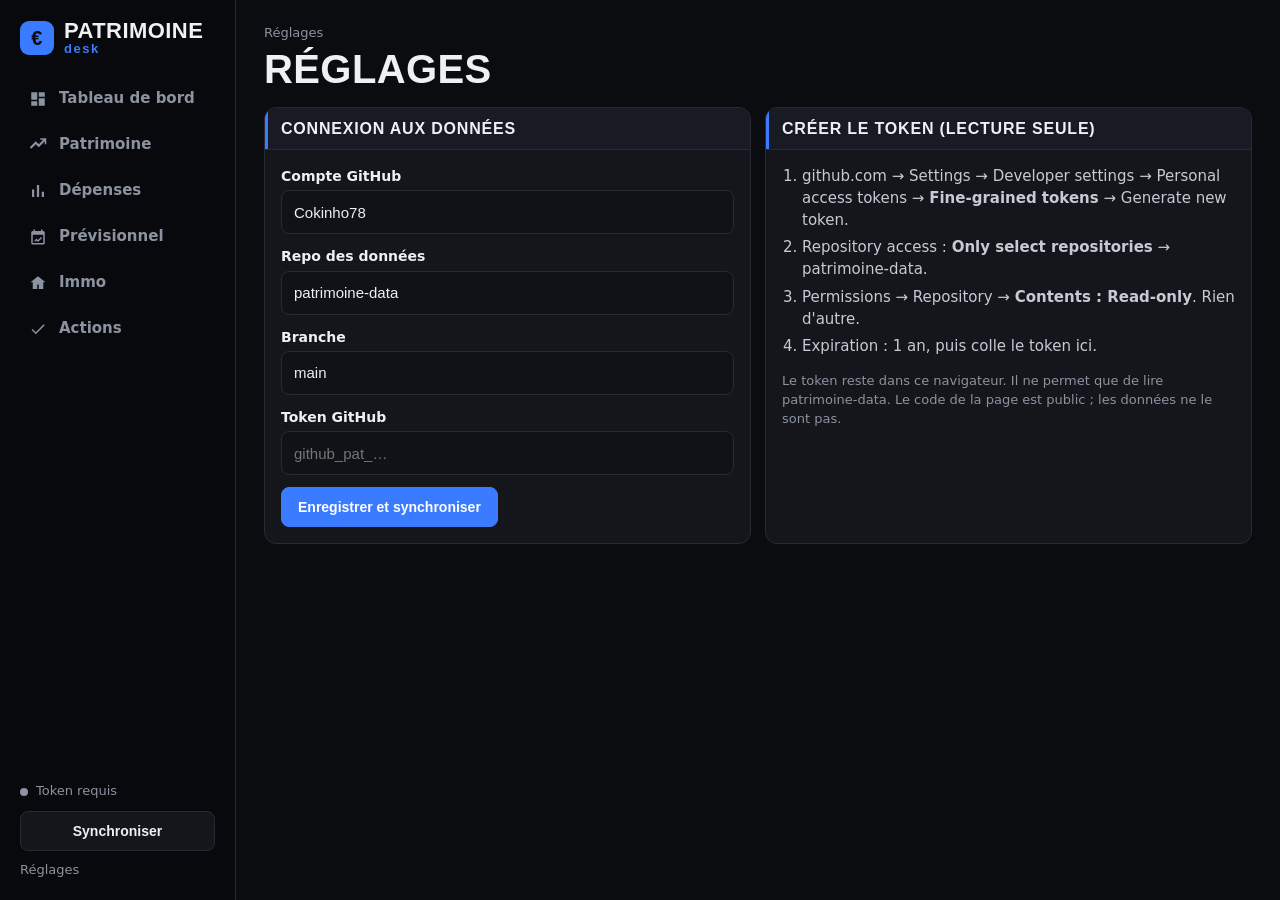
<file: index.html>
<!doctype html>
<html lang="fr">
<head>
  <meta charset="utf-8">
  <meta name="viewport" content="width=device-width, initial-scale=1, viewport-fit=cover">
  <meta http-equiv="Content-Security-Policy" content="default-src 'none'; script-src 'self'; style-src 'self' 'unsafe-inline' https://fonts.googleapis.com; font-src https://fonts.gstatic.com; connect-src 'self' https://api.github.com; img-src 'self' data: https://file.bienici.com https://storage.gra.cloud.ovh.net; manifest-src 'self'; base-uri 'none'; form-action 'none'">
  <meta name="referrer" content="no-referrer">
  <meta name="robots" content="noindex, nofollow">
  <title>Patrimoine Desk</title>
  <meta name="theme-color" content="#0b0c10">
  <link rel="icon" href="icon.svg" type="image/svg+xml">
  <link rel="preconnect" href="https://fonts.googleapis.com">
  <link rel="preconnect" href="https://fonts.gstatic.com" crossorigin>
  <link href="https://fonts.googleapis.com/css2?family=Barlow+Condensed:wght@500;600;700&family=Barlow:wght@400;500;600;700&display=swap" rel="stylesheet">
  <link rel="stylesheet" href="style.css">
  <script type="module" src="js/app.js"></script>
</head>
<body>
  <aside class="side">
    <a href="#/accueil" class="logo"><span class="logo-mark">€</span><span>PATRIMOINE<small>desk</small></span></a>
    <nav id="nav" class="nav" aria-label="Sections">
      <a href="#/accueil" data-r="accueil"><svg viewBox="0 0 24 24"><path d="M3 13h8V3H3zm0 8h8v-6H3zm10 0h8V11h-8zm0-18v6h8V3z"/></svg>Tableau de bord</a>
      <a href="#/patrimoine" data-r="patrimoine"><svg viewBox="0 0 24 24"><path d="M3 17l6-6 4 4 8-8v4h2V3h-8v2h4l-6 6-4-4-8 8z"/></svg>Patrimoine</a>
      <a href="#/depenses" data-r="depenses"><svg viewBox="0 0 24 24"><path d="M4 20h3V10H4zm6.5 0h3V4h-3zM17 20h3v-7h-3z"/></svg>Dépenses</a>
      <a href="#/previsionnel" data-r="previsionnel"><svg viewBox="0 0 24 24"><path d="M19 4h-1V2h-2v2H8V2H6v2H5a2 2 0 0 0-2 2v14a2 2 0 0 0 2 2h14a2 2 0 0 0 2-2V6a2 2 0 0 0-2-2zm0 16H5V9h14zM7 17l3-3 2 2 4-4 1.4 1.4L12 18.8l-2-2-1.6 1.6z"/></svg>Prévisionnel</a>
      <a href="#/immo" data-r="immo"><svg viewBox="0 0 24 24"><path d="M12 3 2 11h3v9h6v-6h2v6h6v-9h3z"/></svg>Immo</a>
      <a href="#/actions" data-r="actions"><svg viewBox="0 0 24 24"><path d="M9 16.2 4.8 12l-1.4 1.4L9 19 21 7l-1.4-1.4z"/></svg>Actions</a>
    </nav>
    <div class="side-foot">
      <div class="sync"><span id="sync-dot" class="dot"></span><span id="sync-txt">Chargement…</span></div>
      <button id="refresh" class="btn ghost" type="button">Synchroniser</button>
      <a href="#/reglages" data-r="reglages" class="side-link">Réglages</a>
    </div>
  </aside>
  <main id="view" class="main"></main>
  <div id="tip" class="tip" hidden></div>
</body>
</html>
</file>
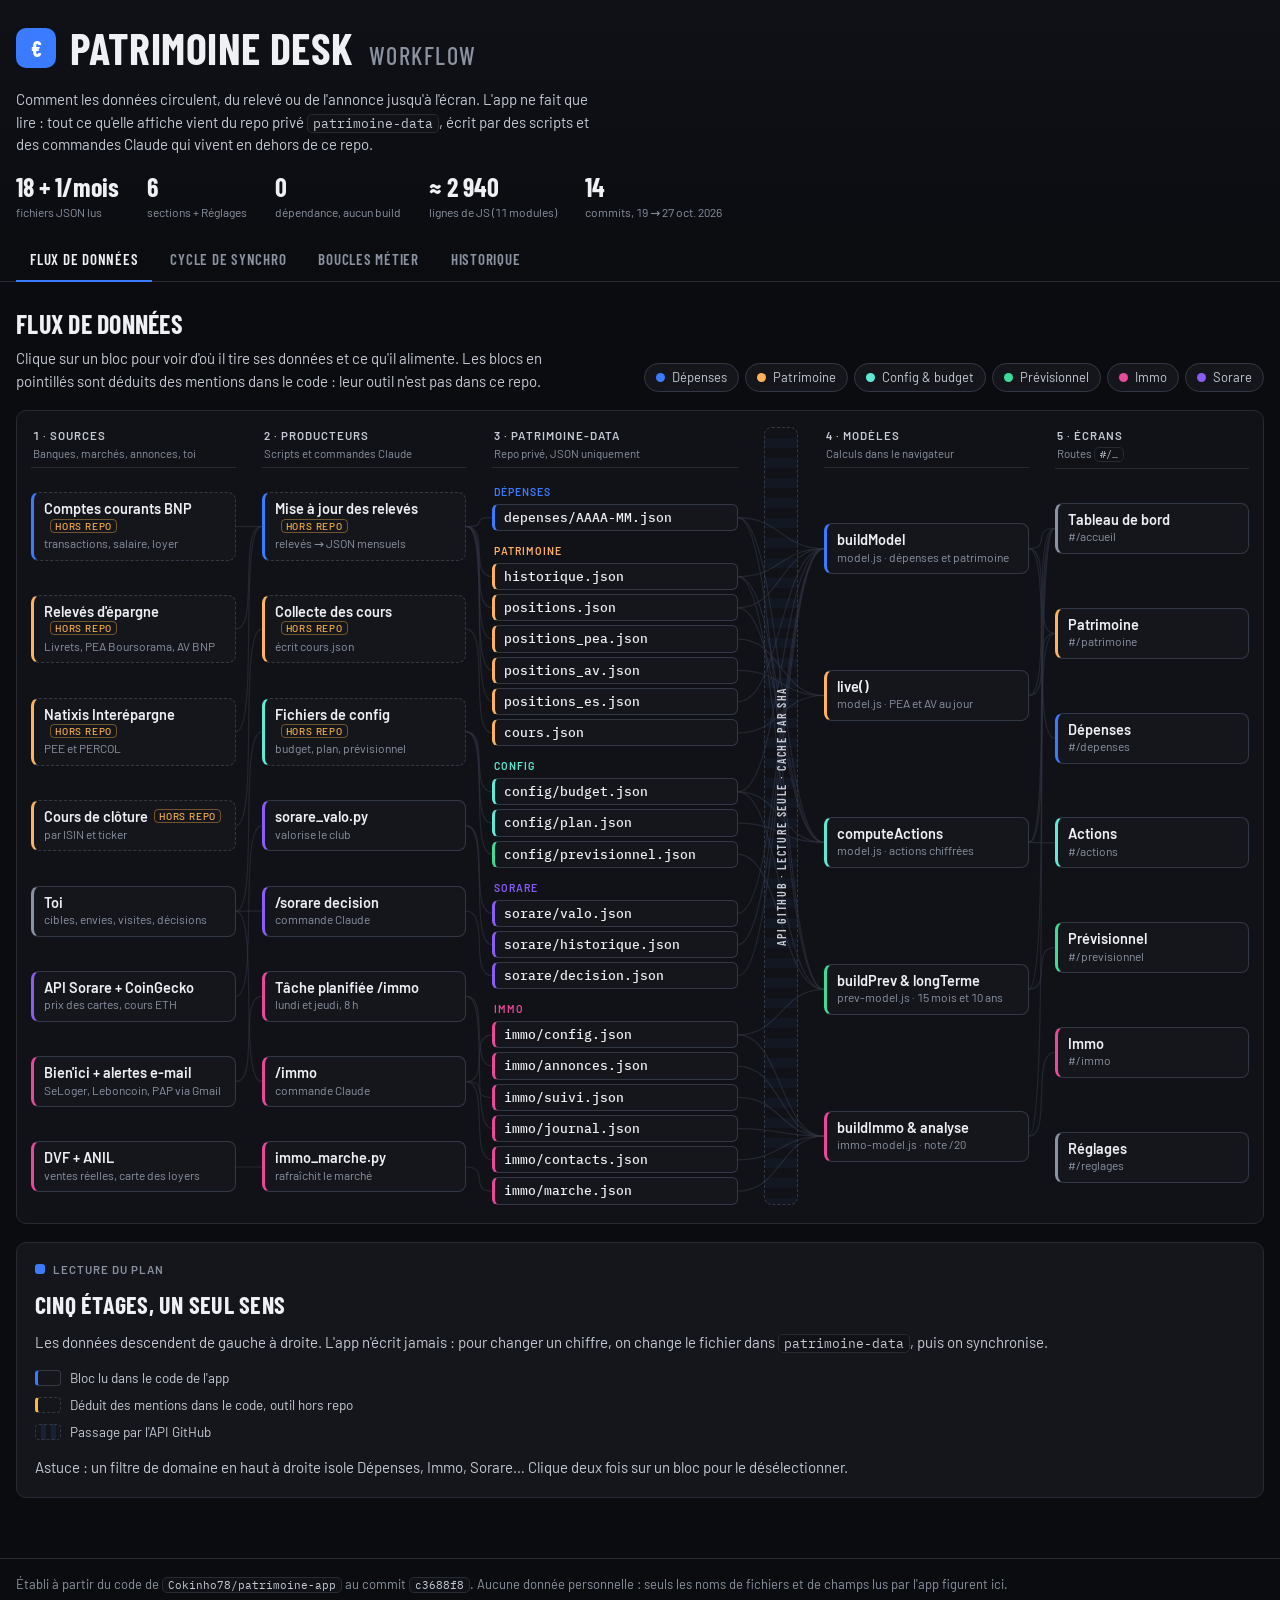
<file: docs/workflow.html>
<!doctype html>
<html lang="fr">
<head>
<meta charset="utf-8">
<meta name="viewport" content="width=device-width, initial-scale=1, viewport-fit=cover">
<meta name="robots" content="noindex, nofollow">
<title>Workflow Patrimoine Desk</title>
<meta name="claude:viewport-fit-sides" content="cover">
<link rel="preconnect" href="https://fonts.googleapis.com">
<link rel="preconnect" href="https://fonts.gstatic.com" crossorigin>
<link href="https://fonts.googleapis.com/css2?family=Barlow+Condensed:wght@500;600;700&family=Barlow:wght@400;500;600;700&family=IBM+Plex+Mono:wght@400;500&display=swap" rel="stylesheet">
<style>
/* Layout : bandeau d'en-tête, onglets, puis un plan de flux en 5 colonnes (sources → producteurs → repo de données → API → modèles → écrans)
   avec une fiche de détail à droite. Reprend la DA de l'app (fond noir, Barlow, accent bleu) : un seul thème sombre, assumé. */
:root {
  --bg: #0b0c10;
  --surface: #14161c;
  --surface2: #1c1f27;
  --sunken: #101217;
  --line: #262a33;
  --line2: #333845;
  --text: #eef0f4;
  --soft: #c5cad4;
  --muted: #8b93a1;
  --accent: #3b7bff;
  --accent-soft: rgba(59, 123, 255, 0.16);
  --up: #3ddc97;
  --down: #ff6b6b;
  --warn: #ffb547;
  /* domaines */
  --d-dep: #3b7bff;
  --d-pat: #ffb35c;
  --d-cfg: #5eead4;
  --d-sor: #8b5cf6;
  --d-immo: #ec4899;
  --d-prev: #3ddc97;
  --d-sys: #8b93a1;
  --f-display: "Barlow Condensed", "Barlow", "Arial Narrow", system-ui, sans-serif;
  --f-body: "Barlow", system-ui, -apple-system, "Segoe UI", sans-serif;
  --f-mono: "IBM Plex Mono", ui-monospace, "SFMono-Regular", Menlo, monospace;
  --r: 10px;
  color-scheme: dark;
}
* { box-sizing: border-box; }
[hidden] { display: none !important; }
html { background: var(--bg); }
body {
  margin: 0; background: var(--bg); color: var(--text);
  font: 15px/1.5 var(--f-body); font-variant-numeric: tabular-nums;
}
body::before { content: ""; position: fixed; inset: 0 0 auto; height: env(safe-area-inset-top, 0px); z-index: 10; background: var(--bg); }
a { color: var(--accent); }
code, .mono { font-family: var(--f-mono); font-size: 0.86em; }
code { background: var(--sunken); border: 1px solid var(--line); border-radius: 5px; padding: 0 5px; color: var(--soft); }
h1, h2, h3, h4 { font-family: var(--f-display); text-transform: uppercase; letter-spacing: 0.01em; margin: 0; text-wrap: balance; font-weight: 700; }
.wrap { max-width: 1480px; margin: 0 auto; padding-left: max(16px, env(safe-area-inset-left, 0px)); padding-right: max(16px, env(safe-area-inset-right, 0px)); }
.lbl { font-size: 11.5px; text-transform: uppercase; letter-spacing: 0.09em; color: var(--muted); font-weight: 600; }
.muted { color: var(--muted); }
.soft { color: var(--soft); }
button { font: inherit; color: inherit; }
:focus-visible { outline: 2px solid var(--accent); outline-offset: 2px; border-radius: 6px; }

/* ---------- en-tête */
header.top { border-bottom: 1px solid var(--line); background: linear-gradient(180deg, #0f1117, var(--bg)); }
header.top .wrap { padding-block: 26px 0; display: grid; gap: 18px; }
.brand { display: flex; gap: 14px; align-items: center; flex-wrap: wrap; }
.mark { width: 40px; height: 40px; border-radius: 10px; background: var(--accent); color: #fff; display: grid; place-items: center; font: 700 22px var(--f-display); flex: none; }
.brand h1 { font-size: clamp(28px, 4.2vw, 44px); line-height: 1; }
.brand h1 small { font-weight: 500; color: var(--muted); font-size: 0.55em; letter-spacing: 0.06em; margin-left: 6px; }
.lede { margin: 0; max-width: 72ch; color: var(--soft); }
.stats { display: flex; flex-wrap: wrap; gap: 10px 28px; }
.stat b { display: block; font: 700 26px/1 var(--f-display); }
.stat span { font-size: 12px; color: var(--muted); }
nav.tabs { display: flex; gap: 4px; overflow-x: auto; margin-bottom: -1px; scrollbar-width: none; }
nav.tabs a { text-decoration: none; color: var(--muted); padding: 10px 14px 12px; border-bottom: 2px solid transparent; font: 600 15px var(--f-display); text-transform: uppercase; letter-spacing: 0.05em; white-space: nowrap; }
nav.tabs a:hover { color: var(--text); }
nav.tabs a[aria-current="page"] { color: var(--text); border-color: var(--accent); }

main .wrap { padding-block: 22px 60px; }
section.view { display: grid; gap: 18px; }
.intro { display: flex; flex-wrap: wrap; gap: 12px 24px; align-items: flex-end; justify-content: space-between; }
.intro h2 { font-size: 26px; }
.intro p { margin: 4px 0 0; color: var(--soft); max-width: 70ch; }

/* ---------- filtres */
.chips { display: flex; flex-wrap: wrap; gap: 6px; }
.chip { display: inline-flex; align-items: center; gap: 7px; border: 1px solid var(--line2); background: var(--surface); border-radius: 999px; padding: 4px 11px; font-size: 13px; cursor: pointer; color: var(--soft); }
.chip i { width: 9px; height: 9px; border-radius: 50%; background: var(--c); }
.chip:hover { border-color: var(--muted); color: var(--text); }
.chip[aria-pressed="true"] { background: var(--surface2); border-color: var(--c, var(--accent)); color: var(--text); }

/* ---------- plan de flux */
.flow { display: grid; grid-template-columns: minmax(0, 1fr) 340px; gap: 18px; align-items: start; }
.board-scroll { overflow-x: auto; border: 1px solid var(--line); border-radius: var(--r); background: var(--sunken); }
.board { position: relative; min-width: 1060px; padding: 16px 14px 18px; display: grid; grid-template-columns: 1fr 1fr 1.2fr 34px 1fr 0.95fr; gap: 26px; }
.board svg.edges { position: absolute; inset: 0; width: 100%; height: 100%; pointer-events: none; overflow: visible; }
.col { display: flex; flex-direction: column; gap: 8px; position: relative; z-index: 1; min-width: 0; }
.col-h { padding: 0 2px 6px; border-bottom: 1px solid var(--line); margin-bottom: 4px; }
.col-h .lbl { color: var(--soft); }
.col-h small { display: block; font-size: 11.5px; color: var(--muted); line-height: 1.3; margin-top: 2px; }
.col.spread { justify-content: flex-start; }
.col.spread .stack { display: flex; flex-direction: column; justify-content: space-around; flex: 1; gap: 10px; }
.node {
  text-align: left; cursor: pointer; width: 100%;
  background: var(--surface); border: 1px solid var(--line2); border-left: 3px solid var(--c);
  border-radius: 8px; padding: 7px 10px 8px; display: grid; gap: 1px;
  transition: opacity .15s, border-color .15s, background .15s, transform .15s;
}
.node b { font: 600 14.5px/1.2 var(--f-body); }
.node span { font-size: 12px; color: var(--muted); line-height: 1.3; }
.node:hover { background: var(--surface2); border-color: var(--muted); border-left-color: var(--c); }
.node.guess { border-style: dashed; border-left-style: solid; }
.node.guess b::after { content: "hors repo"; font: 500 10px var(--f-body); text-transform: uppercase; letter-spacing: .08em; color: var(--warn); border: 1px solid rgba(255, 181, 71, .4); border-radius: 4px; padding: 0 4px; margin-left: 6px; vertical-align: 2px; white-space: nowrap; display: inline-block; }
.node.file { padding: 4px 9px 5px; border-radius: 6px; }
.node.file b { font: 500 12.5px/1.3 var(--f-mono); }
.fgroup { display: grid; gap: 4px; }
.fgroup .lbl { font-size: 10.5px; margin: 4px 0 0 2px; color: var(--c); }
.band { position: relative; z-index: 1; border: 1px dashed var(--line2); border-radius: 8px; background: repeating-linear-gradient(180deg, transparent 0 10px, rgba(59,123,255,.05) 10px 20px); cursor: pointer; display: grid; place-items: center; padding: 0; }
.band span { writing-mode: vertical-rl; transform: rotate(180deg); font: 600 12px var(--f-display); letter-spacing: .14em; text-transform: uppercase; color: var(--soft); white-space: nowrap; }
.band:hover { border-color: var(--accent); }
.band.sel { border-color: var(--accent); border-style: solid; background: var(--accent-soft); }
.board.focus .node:not(.hit) { opacity: .22; }
.board.focus .node.hit { border-color: var(--c); }
.node.sel { background: var(--surface2); box-shadow: 0 0 0 2px var(--c); }
path.e { fill: none; stroke: var(--line2); stroke-width: 1.2; opacity: .55; transition: opacity .15s, stroke .15s; }
.board.focus path.e { opacity: .06; }
.board.focus path.e.hit { opacity: .95; stroke: var(--c); stroke-width: 1.8; }

/* ---------- fiche */
aside.detail { position: sticky; top: calc(env(safe-area-inset-top, 0px) + 14px); background: var(--surface); border: 1px solid var(--line); border-radius: var(--r); padding: 18px; display: grid; gap: 14px; min-width: 0; max-height: calc(100vh - 28px); overflow: auto; }
.detail .kind { display: flex; align-items: center; gap: 8px; }
.detail .kind i { width: 10px; height: 10px; border-radius: 3px; background: var(--c); }
.detail h3 { font-size: 24px; line-height: 1.05; word-break: break-word; }
.detail h3.mono { font: 600 17px/1.3 var(--f-mono); text-transform: none; }
.detail p { margin: 0; color: var(--soft); }
.detail ul { margin: 0; padding-left: 18px; color: var(--soft); display: grid; gap: 4px; }
.detail .warnbox { border: 1px solid rgba(255,181,71,.35); background: rgba(255,181,71,.07); color: var(--warn); border-radius: 8px; padding: 8px 10px; font-size: 13.5px; }
.detail .schema { background: var(--sunken); border: 1px solid var(--line); border-radius: 8px; padding: 9px 11px; font: 12.5px/1.55 var(--f-mono); color: var(--soft); white-space: pre-wrap; word-break: break-word; }
.detail .links { display: grid; gap: 6px; }
.detail .links .chips .chip { font-size: 12.5px; }
.detail .ref { font: 12.5px var(--f-mono); color: var(--muted); }
.detail .ref b { color: var(--soft); font-weight: 500; }
.legend { display: grid; gap: 7px; font-size: 13.5px; color: var(--soft); }
.legend div { display: flex; gap: 9px; align-items: center; }
.legend .sw { width: 26px; height: 16px; border-radius: 4px; border: 1px solid var(--line2); border-left: 3px solid var(--accent); background: var(--surface); flex: none; }
.legend .sw.d { border-style: dashed; border-left-style: solid; border-left-color: var(--warn); }
.legend .sw.b { border: 1px dashed var(--line2); background: repeating-linear-gradient(90deg, transparent 0 5px, rgba(59,123,255,.12) 5px 10px); }

/* ---------- synchro */
.scen { display: flex; flex-wrap: wrap; gap: 6px; }
.scen button { border: 1px solid var(--line2); background: var(--surface); border-radius: 8px; padding: 7px 12px; cursor: pointer; font-weight: 600; font-size: 14px; color: var(--soft); }
.scen button:hover { color: var(--text); border-color: var(--muted); }
.scen button[aria-pressed="true"] { background: var(--accent-soft); border-color: var(--accent); color: var(--text); }
.sync-grid { display: grid; grid-template-columns: minmax(0, 1fr) 360px; gap: 18px; align-items: start; }
ol.steps { list-style: none; margin: 0; padding: 0; display: grid; gap: 0; counter-reset: s; }
ol.steps > li { counter-increment: s; display: grid; grid-template-columns: 40px minmax(0, 1fr); gap: 12px; position: relative; padding-bottom: 14px; }
ol.steps > li::before { content: counter(s); width: 32px; height: 32px; border-radius: 50%; display: grid; place-items: center; font: 700 16px var(--f-display); background: var(--surface2); border: 1px solid var(--line2); color: var(--soft); z-index: 1; }
ol.steps > li::after { content: ""; position: absolute; left: 15.5px; top: 32px; bottom: 0; width: 1px; background: var(--line2); }
ol.steps > li:last-child::after { display: none; }
.step { background: var(--surface); border: 1px solid var(--line); border-radius: var(--r); padding: 11px 14px 12px; display: grid; gap: 5px; min-width: 0; transition: opacity .2s; }
.step-h { display: flex; flex-wrap: wrap; gap: 6px 10px; align-items: baseline; }
.step-h h4 { font-size: 18px; }
.step p { margin: 0; color: var(--soft); font-size: 14.5px; }
.step .ref { font: 12px var(--f-mono); color: var(--muted); }
.pill { font: 600 11px var(--f-body); text-transform: uppercase; letter-spacing: .07em; border-radius: 999px; padding: 2px 8px; border: 1px solid; }
.pill.run { color: var(--up); border-color: rgba(61,220,151,.4); }
.pill.cache { color: var(--accent); border-color: rgba(59,123,255,.45); }
.pill.skip { color: var(--muted); border-color: var(--line2); }
.pill.fail { color: var(--down); border-color: rgba(255,107,107,.45); }
.pill.fall { color: var(--warn); border-color: rgba(255,181,71,.45); }
li.s-skip .step { opacity: .45; }
li.s-skip::before { opacity: .45; }
li.s-fail::before { background: rgba(255,107,107,.15); border-color: var(--down); color: var(--down); }
li.s-run::before, li.s-cache::before, li.s-fall::before { border-color: var(--muted); color: var(--text); }
.step .why { font-size: 13.5px; color: var(--text); border-top: 1px dashed var(--line2); padding-top: 6px; margin-top: 2px; }
.result { position: sticky; top: calc(env(safe-area-inset-top, 0px) + 14px); display: grid; gap: 14px; }
.card { background: var(--surface); border: 1px solid var(--line); border-radius: var(--r); padding: 16px; display: grid; gap: 10px; min-width: 0; }
.card h3 { font-size: 19px; }
.card p { margin: 0; color: var(--soft); font-size: 14.5px; }
.sidebar-mock { background: #08090c; border: 1px solid var(--line); border-radius: 8px; padding: 12px; display: grid; gap: 10px; }
.sync-line { display: flex; align-items: center; gap: 8px; font-size: 13.5px; }
.dot { width: 8px; height: 8px; border-radius: 50%; background: var(--muted); flex: none; }
.dot.ok { background: var(--up); box-shadow: 0 0 0 3px rgba(61,220,151,.18); }
.dot.err { background: var(--down); box-shadow: 0 0 0 3px rgba(255,107,107,.18); }
.mockbtn { border: 1px solid var(--line2); border-radius: 7px; padding: 5px 10px; font-size: 13px; color: var(--soft); text-align: center; }
.screen-mock { border: 1px solid var(--line); border-radius: 8px; background: var(--bg); padding: 12px; font-size: 13.5px; color: var(--soft); display: grid; gap: 6px; }
.screen-mock .alert { border: 1px solid rgba(255,107,107,.4); background: rgba(255,107,107,.08); color: var(--down); border-radius: 6px; padding: 7px 9px; }
.kv { display: grid; grid-template-columns: auto minmax(0, 1fr); gap: 4px 12px; font-size: 13.5px; }
.kv dt { color: var(--muted); }
.kv dd { margin: 0; color: var(--soft); word-break: break-word; }

/* ---------- boucles */
.loops { display: grid; grid-template-columns: repeat(2, minmax(0, 1fr)); gap: 16px; }
.loop { background: var(--surface); border: 1px solid var(--line); border-top: 3px solid var(--c); border-radius: var(--r); padding: 16px 18px 18px; display: grid; gap: 12px; align-content: start; min-width: 0; }
.loop-h { display: flex; justify-content: space-between; gap: 10px; align-items: baseline; flex-wrap: wrap; }
.loop-h h3 { font-size: 22px; }
.loop-h .lbl { color: var(--c); }
.loop > p { margin: 0; color: var(--soft); }
ol.chain { margin: 0; padding: 0; list-style: none; display: grid; gap: 8px; counter-reset: c; }
ol.chain li { counter-increment: c; display: grid; grid-template-columns: 26px minmax(0, 1fr); gap: 10px; font-size: 14.5px; color: var(--soft); }
ol.chain li::before { content: counter(c); font: 700 15px/24px var(--f-display); text-align: center; width: 24px; height: 24px; border-radius: 6px; background: var(--surface2); color: var(--c); }
ol.chain li b { color: var(--text); font-weight: 600; }
details.more { border-top: 1px solid var(--line); padding-top: 10px; }
details.more summary { cursor: pointer; font-weight: 600; color: var(--text); font-size: 14px; }
details.more summary::marker { color: var(--c); }
details.more .inner { padding-top: 10px; display: grid; gap: 8px; font-size: 14px; color: var(--soft); }
.weights { display: grid; gap: 5px; }
.wrow { display: grid; grid-template-columns: 90px minmax(0, 1fr) 24px; gap: 8px; align-items: center; font-size: 13px; }
.wbar { height: 8px; border-radius: 4px; background: var(--sunken); overflow: hidden; }
.wbar i { display: block; height: 100%; background: var(--c); border-radius: 4px; }
.flowline { display: flex; flex-wrap: wrap; gap: 6px; align-items: center; font-size: 13px; }
.flowline span { border: 1px solid var(--line2); border-radius: 6px; padding: 2px 8px; color: var(--soft); background: var(--sunken); }
.flowline em { color: var(--muted); font-style: normal; }
.verdicts { display: grid; gap: 5px; font-size: 13.5px; }
.verdicts div { display: grid; grid-template-columns: 140px minmax(0, 1fr); gap: 10px; }
.verdicts b { font-weight: 600; }

/* ---------- historique */
.timeline { display: grid; gap: 0; }
.day { display: grid; grid-template-columns: 120px minmax(0, 1fr); gap: 18px; padding: 14px 0; border-top: 1px solid var(--line); }
.day:first-child { border-top: 0; }
.day h3 { font-size: 20px; }
.day h3 small { display: block; font: 500 12px var(--f-body); color: var(--muted); text-transform: none; letter-spacing: 0; margin-top: 2px; }
.commits { display: grid; gap: 8px; }
.commit { display: grid; grid-template-columns: 70px auto minmax(0, 1fr); gap: 10px; align-items: baseline; font-size: 14.5px; }
.commit code { font-size: 12px; }
.commit .tag { font: 600 11px var(--f-body); text-transform: uppercase; letter-spacing: .07em; color: var(--c); white-space: nowrap; }
.commit p { margin: 0; color: var(--soft); }

footer { border-top: 1px solid var(--line); }
footer .wrap { padding-block: 16px 30px; font-size: 13px; color: var(--muted); }

/* ---------- responsive */
@media (max-width: 1280px) {
  .flow { grid-template-columns: minmax(0, 1fr); }
  aside.detail { position: static; max-height: none; }
  .sync-grid { grid-template-columns: minmax(0, 1fr); }
  .result { position: static; }
}
@media (max-width: 900px) {
  .board-scroll { overflow: visible; border: 0; background: none; }
  .board { min-width: 0; grid-template-columns: minmax(0, 1fr); padding: 0; gap: 22px; }
  .board svg.edges { display: none; }
  .band { min-height: 44px; }
  .band span { writing-mode: horizontal-tb; transform: none; }
  .col.spread .stack { flex: none; }
  .loops { grid-template-columns: minmax(0, 1fr); }
  .day { grid-template-columns: minmax(0, 1fr); gap: 8px; }
  .commit { grid-template-columns: auto minmax(0, 1fr); }
  .commit .tag { grid-column: 1 / -1; }
}
@media (prefers-reduced-motion: reduce) { * { transition: none !important; } }
</style>
</head>
<body>

<header class="top">
  <div class="wrap">
    <div class="brand">
      <div class="mark" aria-hidden="true">€</div>
      <h1>Patrimoine Desk <small>workflow</small></h1>
    </div>
    <p class="lede">Comment les données circulent, du relevé ou de l'annonce jusqu'à l'écran. L'app ne fait que lire : tout ce qu'elle affiche vient du repo privé <code>patrimoine-data</code>, écrit par des scripts et des commandes Claude qui vivent en dehors de ce repo.</p>
    <div class="stats">
      <div class="stat"><b>18 + 1/mois</b><span>fichiers JSON lus</span></div>
      <div class="stat"><b>6</b><span>sections + Réglages</span></div>
      <div class="stat"><b>0</b><span>dépendance, aucun build</span></div>
      <div class="stat"><b>≈ 2 940</b><span>lignes de JS (11 modules)</span></div>
      <div class="stat"><b>14</b><span>commits, 19 → 27 oct. 2026</span></div>
    </div>
    <nav class="tabs" aria-label="Vues">
      <a href="#flux" data-view="flux">Flux de données</a>
      <a href="#synchro" data-view="synchro">Cycle de synchro</a>
      <a href="#boucles" data-view="boucles">Boucles métier</a>
      <a href="#historique" data-view="historique">Historique</a>
    </nav>
  </div>
</header>

<main>
  <div class="wrap">

    <!-- ============================================================ FLUX -->
    <section class="view" id="v-flux">
      <div class="intro">
        <div>
          <h2>Flux de données</h2>
          <p>Clique sur un bloc pour voir d'où il tire ses données et ce qu'il alimente. Les blocs en pointillés sont déduits des mentions dans le code : leur outil n'est pas dans ce repo.</p>
        </div>
        <div class="chips" id="domains" role="group" aria-label="Filtrer par domaine"></div>
      </div>
      <div class="flow">
        <div class="board-scroll">
          <div class="board" id="board">
            <svg class="edges" id="edges" aria-hidden="true"></svg>
            <div class="col spread" data-col="0"><div class="col-h"><div class="lbl">1 · Sources</div><small>Banques, marchés, annonces, toi</small></div><div class="stack"></div></div>
            <div class="col spread" data-col="1"><div class="col-h"><div class="lbl">2 · Producteurs</div><small>Scripts et commandes Claude</small></div><div class="stack"></div></div>
            <div class="col" data-col="2"><div class="col-h"><div class="lbl">3 · patrimoine-data</div><small>Repo privé, JSON uniquement</small></div></div>
            <button class="band" id="band" type="button" aria-label="API GitHub, lecture seule : voir le détail"><span>API GitHub · lecture seule · cache par sha</span></button>
            <div class="col spread" data-col="4"><div class="col-h"><div class="lbl">4 · Modèles</div><small>Calculs dans le navigateur</small></div><div class="stack"></div></div>
            <div class="col spread" data-col="5"><div class="col-h"><div class="lbl">5 · Écrans</div><small>Routes <code>#/…</code></small></div><div class="stack"></div></div>
          </div>
        </div>
        <aside class="detail" id="detail" aria-live="polite"></aside>
      </div>
    </section>

    <!-- ============================================================ SYNCHRO -->
    <section class="view" id="v-synchro" hidden>
      <div class="intro">
        <div>
          <h2>Cycle de synchro</h2>
          <p>Ce que fait <code>loadAll()</code> à l'ouverture et à chaque clic sur « Synchroniser ». Choisis une situation pour voir les étapes qui tournent, celles qui lisent le cache et ce que tu vois à l'écran.</p>
        </div>
        <div class="scen" id="scen" role="group" aria-label="Situation"></div>
      </div>
      <div class="sync-grid">
        <ol class="steps" id="steps"></ol>
        <div class="result" id="result"></div>
      </div>
    </section>

    <!-- ============================================================ BOUCLES -->
    <section class="view" id="v-boucles" hidden>
      <div class="intro">
        <div>
          <h2>Boucles métier</h2>
          <p>Les quatre cycles que l'app sert, dans l'ordre où ils se déroulent. Les règles et les seuils viennent du code.</p>
        </div>
      </div>
      <div class="loops" id="loops"></div>
    </section>

    <!-- ============================================================ HISTORIQUE -->
    <section class="view" id="v-historique" hidden>
      <div class="intro">
        <div>
          <h2>Historique</h2>
          <p>Les 14 commits du repo <code>patrimoine-app</code>, du plus récent au plus ancien. Filtre par domaine pour suivre une fonctionnalité.</p>
        </div>
        <div class="chips" id="hdomains" role="group" aria-label="Filtrer par domaine"></div>
      </div>
      <div class="timeline" id="timeline"></div>
    </section>

  </div>
</main>
<footer><div class="wrap">Établi à partir du code de <code>Cokinho78/patrimoine-app</code> au commit <code>c3688f8</code>. Aucune donnée personnelle : seuls les noms de fichiers et de champs lus par l'app figurent ici.</div></footer>

<script>
(() => {
  const DOM = {
    dep: { nom: "Dépenses", c: "var(--d-dep)" },
    pat: { nom: "Patrimoine", c: "var(--d-pat)" },
    cfg: { nom: "Config & budget", c: "var(--d-cfg)" },
    prev: { nom: "Prévisionnel", c: "var(--d-prev)" },
    immo: { nom: "Immo", c: "var(--d-immo)" },
    sor: { nom: "Sorare", c: "var(--d-sor)" },
    sys: { nom: "Système", c: "var(--d-sys)" },
  };
  const KIND = ["Source", "Producteur", "Fichier de données", "", "Modèle", "Écran"];

  // ------------------------------------------------------------------ nœuds
  // col, dom (domaine principal pour la couleur), doms (filtres), guess = hors repo / déduit
  const N = [
    // 1 · sources
    { id: "src_bnp", col: 0, dom: "dep", t: "Comptes courants BNP", s: "transactions, salaire, loyer",
      d: "Les mouvements du mois : salaire, loyer, versement mensuel sur l'assurance-vie BNP et toutes les dépenses. Ils deviennent un fichier par mois, transactions catégorisées.",
      li: ["15 catégories, dont « Exceptionnel » (exclu des dépenses courantes) et « À revoir ».", "Le versement AV compte comme de l'épargne, pas comme une dépense."], guess: true },
    { id: "src_comptes", col: 0, dom: "pat", t: "Relevés d'épargne", s: "Livrets, PEA Boursorama, AV BNP",
      d: "Soldes de fin de mois de chaque compte, lignes détenues et poids, parts (quantité, PRU, valeur de part) et fonds euros.", guess: true },
    { id: "src_natixis", col: 0, dom: "pat", t: "Natixis Interépargne", s: "PEE et PERCOL",
      d: "Épargne salariale en FCPE non cotés : l'app garde le dernier relevé tel quel, sans revalorisation au jour.",
      li: ["À refaire après chaque versement ou abondement, et au moins tous les 6 mois.", "Bloquée : exclue de l'épargne de précaution et de l'apport locatif."], guess: true },
    { id: "src_cours", col: 0, dom: "pat", t: "Cours de clôture", s: "par ISIN et ticker",
      d: "Une clôture par jour et par ligne. Sert à revaloriser PEA et assurance-vie au jour, entre deux relevés.", guess: true },
    { id: "src_toi", col: 0, dom: "sys", doms: ["cfg", "immo", "sor", "prev"], t: "Toi", s: "cibles, envies, visites, décisions",
      d: "Tu fixes le budget, le plan d'action et les envies, tu tranches sur les visites, les offres et la vente des cartes Sorare (par Claude), et tu colles le token dans Réglages.",
      li: ["Rien ne s'écrit depuis l'app : elle est en lecture seule."] },
    { id: "src_sorare", col: 0, dom: "sor", t: "API Sorare + CoinGecko", s: "prix des cartes, cours ETH",
      d: "API publique Sorare pour les ventes et les offres par joueur et saison, CoinGecko pour convertir l'ETH en euros." },
    { id: "src_annonces", col: 0, dom: "immo", t: "Bien'ici + alertes e-mail", s: "SeLoger, Leboncoin, PAP via Gmail",
      d: "Bien'ici pour les annonces d'agences des 5 communes ciblées. SeLoger, Leboncoin et PAP bloquent les robots : la veille lit leurs alertes e-mail dans Gmail, sans contourner aucune protection." },
    { id: "src_marche", col: 0, dom: "immo", t: "DVF + ANIL", s: "ventes réelles, carte des loyers",
      d: "DVF donne la médiane et le 75ᵉ centile des prix au m² des petites surfaces vendues par commune. La carte des loyers ANIL 2025 donne un loyer de référence au m² (T1-T2 et T3+).",
      li: ["Aucune valeur n'est saisie à la main."] },

    // 2 · producteurs
    { id: "p_releves", col: 1, dom: "dep", doms: ["dep", "pat"], t: "Mise à jour des relevés", s: "relevés → JSON mensuels",
      d: "Transforme les relevés bancaires et d'épargne en fichiers JSON. L'outil, sa fréquence et son mode de catégorisation ne sont pas dans ce repo : seuls le format de sortie et le rythme mensuel se lisent dans le code.", guess: true },
    { id: "p_cours", col: 1, dom: "pat", t: "Collecte des cours", s: "écrit cours.json",
      d: "Récupère les clôtures quotidiennes des lignes du PEA et de l'AV et note les erreurs de cotation (affichées en tête de l'écran PEA / AV). Producteur non visible ici.", guess: true },
    { id: "p_saisie", col: 1, dom: "cfg", doms: ["cfg", "prev"], t: "Fichiers de config", s: "budget, plan, prévisionnel",
      d: "Les cibles et hypothèses que tu poses : budget par catégorie, plan d'action, versements, événements et envies du prévisionnel. Qui les écrit n'apparaît pas dans ce repo.", guess: true },
    { id: "p_sorare_valo", col: 1, dom: "sor", t: "sorare_valo.py", s: "valorise le club",
      d: "Calcule pour chaque carte une valeur prudente, puis le total en ETH et en euros, la mise et la part due à l'ETH et aux cartes.",
      li: ["Valeur prudente = min(médiane des 5 dernières ventes même joueur et même saison, offre la moins chère du joueur).", "L'écrit dans sorare/valo.json ; l'historique sert à la variation depuis le passage précédent."],
      ref: "cité dans js/app.js:710 et js/model.js:98" },
    { id: "p_sorare_dec", col: 1, dom: "sor", t: "/sorare decision", s: "commande Claude",
      d: "Rédige l'aide à la décision et le plan de vente lus par l'onglet Loisir – Sorare. « La décision reste la sienne. »", ref: "js/app.js:738" },
    { id: "p_veille", col: 1, dom: "immo", t: "Tâche planifiée /immo", s: "lundi et jeudi, 8 h",
      d: "Lance la veille Bien'ici et lit les alertes e-mail, note et filtre les nouvelles annonces (DPE, budget, viager, résidences gérées) et les pousse dans le repo.",
      li: ["Le lundi : un point hebdo avec 3 actions pour la semaine, affiché sur le cockpit.", "Une notification avec les meilleures nouveautés."], ref: "décrit dans js/immo.js:441" },
    { id: "p_immo_cmd", col: 1, dom: "immo", t: "/immo", s: "commande Claude",
      d: "Écrit les statuts des biens, les notes de visite et les hypothèses vérifiées dans immo/suivi.json. Les contacts d'agences et l'avancement des alertes passent probablement par elle aussi (« Dis à /immo quand c'est fait »).", ref: "js/immo.js:2" },
    { id: "p_marche", col: 1, dom: "immo", t: "immo_marche.py", s: "rafraîchit le marché",
      d: "Télécharge DVF et la carte des loyers ANIL et écrit immo/marche.json, avec la méthode et l'URL de chaque source.", ref: "js/immo.js:430" },

    // 3 · fichiers
    { id: "f_dep", col: 2, grp: "Dépenses", dom: "dep", t: "depenses/AAAA-MM.json", file: true,
      d: "Un fichier par mois. Tous les fichiers sous depenses/ sont lus et triés par nom.",
      sc: "{ mois, revenus,\n  charges_fixes: { loyer, av_bnp },\n  transactions: [ { cat, montant, … } ] }" },
    { id: "f_hist", col: 2, grp: "Patrimoine", dom: "pat", t: "historique.json", file: true,
      d: "La colonne vertébrale du patrimoine : un solde par compte et par mois. Patrimoine net = somme des soldes.",
      sc: "{ comptes: { id: { nom, groupe, plafond, taux, blocage } },\n  mois: [ { mois, soldes: { id: € } } ] }\ngroupe ∈ livrets | av | pea | salariale | cc" },
    { id: "f_pos", col: 2, grp: "Patrimoine", dom: "pat", t: "positions.json", file: true,
      d: "Lignes et poids du PEA et de l'AV BNP. Sert aux actions de rééquilibrage (Banques dans le PEA, Tech dans l'AV).",
      sc: "{ pea: { lignes: [ { nom, poids } ], versements_estimes },\n  av_bnp: { lignes: [ … ] } }" },
    { id: "f_ppea", col: 2, grp: "Patrimoine", dom: "pat", t: "positions_pea.json", file: true,
      d: "Instantanés des parts détenues dans le PEA, datés.",
      sc: "{ instantanes: [ { date,\n    lignes: [ { isin, nom, quantite, pru, vl } ] } ] }" },
    { id: "f_pav", col: 2, grp: "Patrimoine", dom: "pat", t: "positions_av.json", file: true,
      d: "Même format que le PEA, plus le fonds euros (montant constant).",
      sc: "{ instantanes: [ { date, fonds_euros,\n    lignes: [ { isin, quantite, pru, vl } ] } ] }" },
    { id: "f_pes", col: 2, grp: "Patrimoine", dom: "pat", t: "positions_es.json", file: true,
      d: "Relevés Natixis. Seul le dernier instantané est affiché.",
      sc: "{ instantanes: [ { date,\n    lignes: [ { nom, plan, type, quantite, vl, montant } ] } ] }" },
    { id: "f_cours", col: 2, grp: "Patrimoine", dom: "pat", t: "cours.json", file: true,
      d: "Clôtures quotidiennes par ISIN.",
      sc: "{ lignes: { isin: { ticker, clotures: { date: prix } } },\n  erreurs: [ … ] }" },
    { id: "f_budget", col: 2, grp: "Config", dom: "cfg", t: "config/budget.json", file: true,
      d: "Toutes les cibles chiffrées : budget mensuel par catégorie, salaire, loyer, épargne visée, apport locatif.",
      sc: "{ categories: { cat: €/mois }, salaire_net, loyer,\n  epargne_cible, apport_locatif,\n  epargne_livrets_mensuelle, cible_pea_banques,\n  versement_pea_mensuel, enveloppe_voyages_annuelle }" },
    { id: "f_plan", col: 2, grp: "Config", dom: "cfg", t: "config/plan.json", file: true,
      d: "Le plan d'action. Les priorités hautes non faites remontent dans les actions.",
      sc: "{ maj, actions: [ { action, priorite, statut, echeance, impact } ] }" },
    { id: "f_prev", col: 2, grp: "Config", dom: "prev", doms: ["prev", "cfg"], t: "config/previsionnel.json", file: true,
      d: "Hypothèses du prévisionnel : scénarios de versements, événements datés, envies, plancher du compte BNP, rendements.",
      sc: "{ versements: { actuel, … : { nom, lignes } },\n  evenements, envies, plancher_bnp, horizon_fin,\n  rendements: { uc, salariale }: { prudent, central, dynamique },\n  immo: { date_achat, cout_total, prix_fai, … } }" },
    { id: "f_svalo", col: 2, grp: "Sorare", dom: "sor", t: "sorare/valo.json", file: true,
      d: "Dernière valorisation du club.",
      sc: "{ date, club, nb_cartes, eth_eur,\n  total_prudent_eur, total_prudent_eth, total_median_eur,\n  mise_eur, effet_eth_eur, effet_cartes_eur,\n  cartes: [ { joueur, saison, score_l15, mediane_eur,\n    plancher_eur, prudente_eur, derniere_vente } ] }" },
    { id: "f_shist", col: 2, grp: "Sorare", dom: "sor", t: "sorare/historique.json", file: true,
      d: "Valorisations successives : l'avant-dernière sert à afficher la variation." },
    { id: "f_sdec", col: 2, grp: "Sorare", dom: "sor", t: "sorare/decision.json", file: true,
      d: "Aide à la décision et plan de vente, rédigés par /sorare decision." },
    { id: "f_iconf", col: 2, grp: "Immo", dom: "immo", t: "immo/config.json", file: true,
      d: "Sans ce fichier, l'onglet Immo reste vide. Il porte les critères, le financement, la fiscalité, les étapes du projet et les alertes à créer.",
      sc: "{ criteres: { communes, budget_total_max, dpe_exclus,\n    surface_min, mots_exclus, gare_ideal_min, gare_max_min },\n  financement, exploitation, fiscalite, cible,\n  etapes: [ { titre, statut, taches } ], alertes }" },
    { id: "f_iann", col: 2, grp: "Immo", dom: "immo", t: "immo/annonces.json", file: true,
      d: "Les annonces collectées par la veille.", sc: "{ maj, annonces: [ { id, titre, prix, surface, pieces,\n    insee, dpe, charges_copro_an, etage, … } ] }" },
    { id: "f_isuivi", col: 2, grp: "Immo", dom: "immo", t: "immo/suivi.json", file: true,
      d: "Ce que tu as vérifié. Une hypothèse vérifiée passe avant celle de l'annonce.", sc: "{ biens: { id: { statut, hypotheses: { clé: { v, src } } } } }\nstatut ∈ nouveau | a_visiter | visite | offre | ecarte" },
    { id: "f_ijour", col: 2, grp: "Immo", dom: "immo", t: "immo/journal.json", file: true,
      d: "Passages de veille, points hebdo et notes, du plus récent au plus ancien.", sc: "{ entrees: [ { date, type: veille | point | note,\n    titre, texte, actions } ] }" },
    { id: "f_icont", col: 2, grp: "Immo", dom: "immo", t: "immo/contacts.json", file: true,
      d: "Agences contactées et relances.", sc: "{ contacts: [ { statut, relance, … } ] }\nstatut ∈ a_contacter | envoye | en_contact | a_relancer | en_pause" },
    { id: "f_imarche", col: 2, grp: "Immo", dom: "immo", t: "immo/marche.json", file: true,
      d: "Prix et loyers de référence par commune.", sc: "{ communes: [ { insee, prix: { petites_surfaces: { mediane, p75 } },\n    loyer_t1t2, loyer_t3plus, … } ], sources }" },

    // 4 · modèles
    { id: "m_model", col: 4, dom: "dep", doms: ["dep", "pat", "sor"], t: "buildModel", s: "model.js · dépenses et patrimoine",
      d: "Agrège tout le reste : dépenses nettes par mois et par catégorie, épargne, enveloppes, Sorare.",
      li: ["Dépenses courantes = toutes les catégories sauf Exceptionnel.", "Épargne du mois = revenus − dépenses − exceptionnel − loyer.", "Mois « salaire absent » si revenus < 50 % du salaire net.", "Sorare reste hors du total financier."], ref: "js/model.js:37" },
    { id: "m_live", col: 4, dom: "pat", t: "live()", s: "model.js · PEA et AV au jour",
      d: "Valeur quotidienne = quantités du dernier instantané antérieur au jour × dernière clôture connue. Une ligne sans cotation garde la valeur de part du relevé, signalée « valeur figée ».",
      li: ["Patrimoine estimé = dernier relevé mensuel + (valeur au jour − solde du relevé) pour le PEA et l'AV."], ref: "js/model.js:113" },
    { id: "m_actions", col: 4, dom: "cfg", doms: ["cfg", "pat", "dep"], t: "computeActions", s: "model.js · actions chiffrées",
      d: "Règles mécaniques sur les soldes du dernier relevé et tes cibles, triées haute → moyenne → plan → info.",
      li: ["Livret A au plafond → verser sur le LDDS.", "Apport locatif : ce qui manque sur les livrets et en combien de mois.", "PEA : Banques au-dessus de la cible + 2 pts → vendre ou diluer.", "AV BNP : Disruptive Technology au-dessus de 7 % → arbitrer vers 5 %.", "Jusqu'à 3 catégories à plus de 130 % du budget sur 3 mois.", "Priorités hautes encore ouvertes du plan."], ref: "js/model.js:151" },
    { id: "m_prev", col: 4, dom: "prev", t: "buildPrev & longTerme", s: "prev-model.js · 15 mois et 10 ans",
      d: "Projette le compte courant BNP mois par mois depuis le dernier relevé réel, cale les envies sans passer sous le plancher, puis prolonge le patrimoine sur 10 ans en trois scénarios.",
      li: ["Dépenses : Budget ou rythme réel des 12 derniers mois.", "Voyages : l'enveloppe annuelle restante est répartie sur les mois.", "Avec ou sans achat immo (mensualité, loyer, vacance).", "Épargne de précaution = 3 mois de dépenses courantes + loyer."], ref: "js/prev-model.js:35, :170" },
    { id: "m_immo", col: 4, dom: "immo", t: "buildImmo & analyse", s: "immo-model.js · note /20",
      d: "Pour chaque annonce : hypothèses sourcées, simulation LMNP réel, exclusions, alertes, atouts, note sur 20 et verdict.",
      li: ["Chaque valeur porte sa source : Annonce, Source officielle, Vérifié, Hypothèse ou Calcul.", "Une valeur absente reste « hypothèse » et s'affiche comme telle."], ref: "js/immo-model.js:19, :240" },

    // 5 · écrans
    { id: "s_acc", col: 5, dom: "sys", doms: ["dep", "pat", "immo", "prev", "cfg"], t: "Tableau de bord", s: "#/accueil",
      d: "Patrimoine net (estimé au jour si possible), épargne sur les mois complets, dépenses courantes sur 3 mois face au budget, prochaine étape immo, encart prévisionnel, courbe du patrimoine, répartition, où part le salaire, 3 actions prioritaires, dépenses du dernier mois." },
    { id: "s_pat", col: 5, dom: "pat", doms: ["pat", "sor"], t: "Patrimoine", s: "#/patrimoine",
      d: "Synthèse · Livrets · Assurance-vie · PEA · Épargne salariale · Loisir – Sorare. PEA et AV avec courbe quotidienne et plus-values latentes par ligne." },
    { id: "s_dep", col: 5, dom: "dep", t: "Dépenses", s: "#/depenses",
      d: "Vue d'ensemble · Mois · Catégories · Transactions. On descend période › mois › catégorie › marchand › transaction, avec heatmap face au budget." },
    { id: "s_act", col: 5, dom: "cfg", t: "Actions", s: "#/actions",
      d: "Actions chiffrées et plan d'action complet. « Ce n'est pas un conseil en investissement personnalisé. »" },
    { id: "s_prev", col: 5, dom: "prev", t: "Prévisionnel", s: "#/previsionnel",
      d: "Trésorerie BNP mois par mois (et détail d'un mois) · Envies · Patrimoine 15 mois · Long terme. Bascules Budget / Rythme réel et scénarios de versements." },
    { id: "s_immo", col: 5, dom: "immo", t: "Immo", s: "#/immo",
      d: "Cockpit · Annonces notées · Contacts · Marché · Veille, et la fiche d'un bien avec simulateur LMNP (prix négocié, loyer, travaux, taux, apport, durée)." },
    { id: "s_reg", col: 5, dom: "sys", t: "Réglages", s: "#/reglages",
      d: "Compte, repo, branche et token GitHub, gardés dans ce navigateur. Sans token, toute route renvoie ici. « Oublier le token » efface toutes les clés patrimoine:* du stockage local.",
      li: ["Token fine-grained, uniquement patrimoine-data, Contents : Read-only, expiration 1 an."], ref: "js/app.js:684" },
  ];

  const E = [
    ["src_bnp", "p_releves"], ["src_comptes", "p_releves"], ["src_natixis", "p_releves"], ["src_cours", "p_cours"],
    ["src_toi", "p_saisie"], ["src_toi", "p_immo_cmd"], ["src_toi", "p_sorare_dec"],
    ["src_sorare", "p_sorare_valo"], ["src_annonces", "p_veille"], ["src_marche", "p_marche"],
    ["p_releves", "f_dep"], ["p_releves", "f_hist"], ["p_releves", "f_pos"], ["p_releves", "f_ppea"], ["p_releves", "f_pav"], ["p_releves", "f_pes"],
    ["p_cours", "f_cours"],
    ["p_saisie", "f_budget"], ["p_saisie", "f_plan"], ["p_saisie", "f_prev"],
    ["p_sorare_valo", "f_svalo"], ["p_sorare_valo", "f_shist"], ["p_sorare_dec", "f_sdec"],
    ["p_veille", "f_iann"], ["p_veille", "f_ijour"],
    ["p_immo_cmd", "f_isuivi"], ["p_immo_cmd", "f_icont"], ["p_immo_cmd", "f_iconf"],
    ["p_marche", "f_imarche"],
    ["f_dep", "m_model"], ["f_hist", "m_model"], ["f_pos", "m_model"], ["f_pes", "m_model"], ["f_budget", "m_model"],
    ["f_svalo", "m_model"], ["f_shist", "m_model"], ["f_sdec", "m_model"],
    ["f_ppea", "m_live"], ["f_pav", "m_live"], ["f_cours", "m_live"],
    ["f_hist", "m_actions"], ["f_pos", "m_actions"], ["f_budget", "m_actions"], ["f_plan", "m_actions"], ["f_dep", "m_actions"],
    ["f_prev", "m_prev"], ["f_dep", "m_prev"], ["f_hist", "m_prev"], ["f_budget", "m_prev"], ["f_iconf", "m_prev"],
    ["f_iconf", "m_immo"], ["f_iann", "m_immo"], ["f_isuivi", "m_immo"], ["f_ijour", "m_immo"], ["f_icont", "m_immo"], ["f_imarche", "m_immo"],
    ["m_model", "s_acc"], ["m_model", "s_pat"], ["m_model", "s_dep"],
    ["m_live", "s_acc"], ["m_live", "s_pat"],
    ["m_actions", "s_acc"], ["m_actions", "s_act"], ["m_actions", "s_pat"],
    ["m_prev", "s_prev"], ["m_prev", "s_acc"],
    ["m_immo", "s_immo"], ["m_immo", "s_acc"],
  ];

  const byId = Object.fromEntries(N.map((n) => [n.id, n]));
  const outs = {}, ins = {};
  for (const [a, b] of E) { (outs[a] ||= []).push(b); (ins[b] ||= []).push(a); }
  const doms = (n) => n.doms || [n.dom];
  const esc = (s) => String(s).replace(/[&<>"]/g, (c) => ({ "&": "&amp;", "<": "&lt;", ">": "&gt;", '"': "&quot;" }[c]));

  // ------------------------------------------------------------------ rendu du plan
  const board = document.getElementById("board");
  const svg = document.getElementById("edges");
  const nodeBtn = (n) => `<button type="button" class="node${n.file ? " file" : ""}${n.guess ? " guess" : ""}" data-id="${n.id}" style="--c:${DOM[n.dom].c}"><b>${esc(n.t)}</b>${n.s ? `<span>${esc(n.s)}</span>` : ""}</button>`;
  for (const c of [0, 1, 4, 5]) {
    board.querySelector(`[data-col="${c}"] .stack`).innerHTML = N.filter((n) => n.col === c).map(nodeBtn).join("");
  }
  const files = N.filter((n) => n.col === 2);
  const groups = [...new Set(files.map((f) => f.grp))];
  const gColor = { "Dépenses": "dep", "Patrimoine": "pat", "Config": "cfg", "Sorare": "sor", "Immo": "immo" };
  board.querySelector('[data-col="2"]').insertAdjacentHTML("beforeend", groups.map((g) =>
    `<div class="fgroup" style="--c:${DOM[gColor[g]].c}"><div class="lbl">${g}</div>${files.filter((f) => f.grp === g).map(nodeBtn).join("")}</div>`).join(""));

  const el = (id) => board.querySelector(`[data-id="${id}"]`);
  function drawEdges() {
    const br = board.getBoundingClientRect();
    if (getComputedStyle(svg).display === "none") return;
    svg.setAttribute("viewBox", `0 0 ${br.width} ${br.height}`);
    svg.innerHTML = E.map(([a, b]) => {
      const ra = el(a).getBoundingClientRect(), rb = el(b).getBoundingClientRect();
      const x1 = ra.right - br.left, y1 = ra.top + ra.height / 2 - br.top;
      const x2 = rb.left - br.left, y2 = rb.top + rb.height / 2 - br.top;
      const dx = Math.max(24, (x2 - x1) * 0.5);
      return `<path class="e" data-a="${a}" data-b="${b}" style="--c:${DOM[byId[a].dom].c}" d="M${x1.toFixed(1)} ${y1.toFixed(1)} C${(x1 + dx).toFixed(1)} ${y1.toFixed(1)}, ${(x2 - dx).toFixed(1)} ${y2.toFixed(1)}, ${x2.toFixed(1)} ${y2.toFixed(1)}"/>`;
    }).join("");
    applyFocus();
  }

  // ------------------------------------------------------------------ sélection
  let sel = null;   // id de nœud ou "band"
  let dom = null;   // filtre domaine
  function closure(id) {
    const hit = new Set([id]);
    const walk = (map) => { const q = [id]; while (q.length) for (const y of map[q.pop()] || []) if (!hit.has(y)) { hit.add(y); q.push(y); } };
    walk(outs); walk(ins);
    return hit;
  }
  function applyFocus() {
    let hit = null;
    if (sel && sel !== "band") hit = closure(sel);
    else if (dom) hit = new Set(N.filter((n) => doms(n).includes(dom)).map((n) => n.id));
    board.classList.toggle("focus", !!hit);
    board.querySelectorAll(".node").forEach((b) => {
      b.classList.toggle("hit", !!hit && hit.has(b.dataset.id));
      b.classList.toggle("sel", b.dataset.id === sel);
    });
    svg.querySelectorAll("path").forEach((p) => {
      const on = !!hit && hit.has(p.dataset.a) && hit.has(p.dataset.b);
      p.classList.toggle("hit", on);
      if (on && sel && sel !== "band") p.style.setProperty("--c", DOM[byId[sel].dom].c);
      else p.style.setProperty("--c", DOM[byId[p.dataset.a].dom].c);
    });
    document.getElementById("band").classList.toggle("sel", sel === "band");
  }

  const linkChips = (ids) => ids?.length ? `<div class="chips">${ids.map((i) => `<button type="button" class="chip" data-go="${i}" style="--c:${DOM[byId[i].dom].c}"><i></i>${esc(byId[i].t)}</button>`).join("")}</div>` : `<span class="muted">—</span>`;
  const detail = document.getElementById("detail");
  function showDetail() {
    if (sel === "band") {
      detail.innerHTML = `
        <div class="kind"><i style="--c:var(--accent)"></i><span class="lbl">Transport</span></div>
        <h3>API GitHub, lecture seule</h3>
        <p>Le navigateur lit <code>patrimoine-data</code> directement sur l'API GitHub avec ton token. Aucun serveur entre les deux.</p>
        <ul>
          <li>1 appel <code>git/trees/main?recursive=1</code> pour la liste des fichiers et leur sha.</li>
          <li>1 appel <code>git/blobs/&lt;sha&gt;</code> par fichier modifié depuis la dernière fois, 6 en parallèle.</li>
          <li>Chaque blob est gardé dans le stockage local sous son sha : un fichier inchangé ne se retélécharge jamais.</li>
          <li>Hors réseau : dernier arbre connu + blobs en cache.</li>
          <li>CSP stricte : le token ne peut partir que vers <code>api.github.com</code>. Un autre hôte via <code>?api=</code> n'est accepté qu'en localhost, même origine.</li>
        </ul>
        <div class="ref"><b>js/store.js</b> · listFiles :85 · readJSON :102 · readMany :114</div>
        <p><a href="#synchro">Voir le cycle de synchro pas à pas →</a></p>`;
      return;
    }
    if (!sel) {
      detail.innerHTML = `
        <div class="kind"><i style="--c:var(--accent)"></i><span class="lbl">Lecture du plan</span></div>
        <h3>Cinq étages, un seul sens</h3>
        <p>Les données descendent de gauche à droite. L'app n'écrit jamais : pour changer un chiffre, on change le fichier dans <code>patrimoine-data</code>, puis on synchronise.</p>
        <div class="legend">
          <div><span class="sw"></span>Bloc lu dans le code de l'app</div>
          <div><span class="sw d"></span>Déduit des mentions dans le code, outil hors repo</div>
          <div><span class="sw b"></span>Passage par l'API GitHub</div>
        </div>
        <p class="muted">Astuce : un filtre de domaine en haut à droite isole Dépenses, Immo, Sorare… Clique deux fois sur un bloc pour le désélectionner.</p>`;
      return;
    }
    const n = byId[sel];
    detail.innerHTML = `
      <div class="kind" style="--c:${DOM[n.dom].c}"><i></i><span class="lbl">${KIND[n.col]} · ${doms(n).map((d) => DOM[d].nom).join(", ")}</span></div>
      <h3 class="${n.file ? "mono" : ""}">${esc(n.t)}</h3>
      ${n.s ? `<div class="muted" style="margin-top:-8px">${esc(n.s)}</div>` : ""}
      ${n.guess ? `<div class="warnbox">L'outil derrière ce bloc n'est pas dans ce repo. Ce qui est écrit ici se déduit du format des fichiers et des textes de l'app.</div>` : ""}
      <p>${esc(n.d)}</p>
      ${n.li ? `<ul>${n.li.map((x) => `<li>${esc(x)}</li>`).join("")}</ul>` : ""}
      ${n.sc ? `<div><div class="lbl" style="margin-bottom:6px">Champs lus</div><div class="schema">${esc(n.sc)}</div></div>` : ""}
      ${n.ref ? `<div class="ref"><b>Code</b> · ${esc(n.ref)}</div>` : ""}
      <div class="links"><div class="lbl">Reçoit de</div>${linkChips(ins[n.id])}</div>
      <div class="links"><div class="lbl">Alimente</div>${linkChips(outs[n.id])}</div>`;
  }
  function select(id, scroll) {
    sel = sel === id ? null : id;
    applyFocus(); showDetail();
    if (scroll && innerWidth <= 1280) {
      const r = detail.getBoundingClientRect();
      if (r.top > innerHeight - 80 || r.bottom < 0) detail.scrollIntoView({ behavior: matchMedia("(prefers-reduced-motion: reduce)").matches ? "auto" : "smooth", block: "start" });
    }
  }
  board.addEventListener("click", (e) => {
    const b = e.target.closest(".node");
    if (b) select(b.dataset.id, true);
    else if (e.target.closest("#band")) select("band", true);
  });
  detail.addEventListener("click", (e) => {
    const g = e.target.closest("[data-go]");
    if (!g) return;
    sel = null; select(g.dataset.go, false);
    if (innerWidth <= 900) el(g.dataset.go).scrollIntoView({ block: "center" });
  });

  // filtres domaine
  const domainChips = (host, cur, onPick) => {
    const keys = ["dep", "pat", "cfg", "prev", "immo", "sor"];
    const render = () => {
      host.innerHTML = keys.map((k) => `<button type="button" class="chip" data-d="${k}" aria-pressed="${cur() === k}" style="--c:${DOM[k].c}"><i></i>${DOM[k].nom}</button>`).join("");
    };
    host.addEventListener("click", (e) => { const b = e.target.closest("[data-d]"); if (b) { onPick(cur() === b.dataset.d ? null : b.dataset.d); render(); } });
    render();
  };
  domainChips(document.getElementById("domains"), () => dom, (d) => { dom = d; sel = null; applyFocus(); showDetail(); });

  showDetail();

  // ------------------------------------------------------------------ synchro
  const STEPS = [
    { t: "Démarrage", ref: "js/app.js:884", p: "La page affiche la route du hash (<code>#/accueil</code> par défaut) puis lance <code>loadAll()</code>. Pas de build : <code>index.html</code> charge <code>js/app.js</code> en module." },
    { t: "Lecture des réglages", ref: "js/store.js:24", p: "<code>loadConfig()</code> lit compte, repo, branche et token dans le stockage local (<code>patrimoine:cfg</code>). Par défaut : Cokinho78 / patrimoine-data / main." },
    { t: "Arbre du repo", ref: "js/store.js:85", p: "<code>GET /repos/…/git/trees/main?recursive=1</code>, sans cache HTTP. Donne la liste des fichiers et leur sha, sauvegardée sous <code>patrimoine:tree</code>." },
    { t: "Contenu des fichiers", ref: "js/store.js:102-125", p: "Pour chaque <code>.json</code>, 6 lectures en parallèle : blob en cache sous <code>patrimoine:blob:&lt;sha&gt;</code>, sinon <code>GET /git/blobs/&lt;sha&gt;</code> décodé du base64 puis mis en cache. Un fichier illisible est ignoré avec un avertissement en console." },
    { t: "Calcul des modèles", ref: "js/app.js:38-42", p: "<code>buildModel</code> (dépenses, patrimoine, Sorare), <code>buildImmo</code> (annonces notées) et <code>config/previsionnel.json</code> pour le prévisionnel. Tout tourne dans le navigateur." },
    { t: "Voyant de synchro", ref: "js/app.js:52", p: "Le voyant de la barre latérale passe au vert, au gris ou au rouge, avec un message." },
    { t: "Affichage", ref: "js/app.js:787", p: "<code>render()</code> choisit la vue selon le hash, dessine les courbes, active le tri des tableaux et les curseurs du simulateur immo." },
  ];
  const SC = {
    token: {
      lbl: "Sans token",
      st: ["run", "run", "skip", "skip", "skip", "run", "run"],
      why: { 1: "Token vide : <code>loadAll()</code> s'arrête là.", 6: "Toute route renvoie vers Réglages." },
      dot: "", msg: "Token requis",
      screen: `<b>Réglages</b><span>Formulaire compte / repo / branche / token, et la marche à suivre pour créer un token fine-grained en lecture seule.</span>`,
      calls: "0 appel réseau",
      note: "Premier lancement sur un appareil, ou après « Oublier le token ».",
    },
    cold: {
      lbl: "Première synchro",
      st: ["run", "run", "run", "run", "run", "run", "run"],
      why: { 3: "Cache vide : tous les fichiers sont téléchargés, un appel par fichier." },
      dot: "ok", msg: "À jour · <i>dernier mois de dépenses</i>",
      screen: `<b>Tableau de bord</b><span>Patrimoine net, épargne, dépenses, prochaine étape immo…</span>`,
      calls: "1 appel pour l'arbre + 1 par fichier JSON",
      note: "Juste après avoir enregistré le token.",
    },
    warm: {
      lbl: "Synchro suivante",
      st: ["run", "run", "run", "cache", "run", "run", "run"],
      why: { 3: "Seuls les fichiers dont le sha a changé (nouveau mois, nouvelles annonces…) sont téléchargés. Les autres sortent du cache local." },
      dot: "ok", msg: "À jour · <i>dernier mois de dépenses</i>",
      screen: `<b>La vue en cours</b><span>Rafraîchie avec les nouvelles données.</span>`,
      calls: "1 appel + 1 par fichier modifié",
      note: "Le cas courant : réouverture de l'app ou bouton « Synchroniser ».",
    },
    offline: {
      lbl: "Hors réseau",
      st: ["run", "run", "fall", "cache", "run", "run", "run"],
      why: { 2: "L'appel échoue sans réponse de GitHub : l'app reprend le dernier arbre sauvegardé.", 3: "Tout vient du cache. Un fichier jamais téléchargé manque à l'appel, sans bloquer le reste." },
      dot: "", msg: "Hors ligne : dernières données",
      screen: `<b>Dernier état connu</b><span>Les chiffres de la dernière synchro réussie.</span>`,
      calls: "1 appel en échec, aucun autre",
      note: "Métro, avion. Sans arbre sauvegardé (jamais synchronisé), c'est une erreur « Connexion impossible ».",
    },
    expired: {
      lbl: "Token expiré",
      st: ["run", "run", "fail", "skip", "skip", "run", "run"],
      why: { 2: "GitHub répond 401 : « Token invalide ou expiré. » Pas de repli sur le cache dans ce cas, c'est voulu.", 6: "Si des données étaient déjà chargées dans la session, elles restent affichées ; sinon un bandeau d'erreur renvoie vers Réglages." },
      dot: "err", msg: "Erreur de synchronisation",
      screen: `<div class="alert">Token invalide ou expiré. <u>Réglages →</u></div>`,
      calls: "1 appel, refusé",
      note: "Le token expire au bout d'un an. Messages voisins : 403 « Accès refusé : le token doit avoir Contents : Read-only », 404 « Repo introuvable ».",
    },
  };
  const PILL = { run: "exécuté", cache: "cache", skip: "sauté", fail: "échec", fall: "repli" };
  let scen = "warm";
  const scenHost = document.getElementById("scen");
  function renderSync() {
    scenHost.innerHTML = Object.entries(SC).map(([k, s]) => `<button type="button" data-s="${k}" aria-pressed="${k === scen}">${s.lbl}</button>`).join("");
    const s = SC[scen];
    document.getElementById("steps").innerHTML = STEPS.map((st, i) => `
      <li class="s-${s.st[i]}"><div class="step">
        <div class="step-h"><h4>${st.t}</h4><span class="pill ${s.st[i]}">${PILL[s.st[i]]}</span></div>
        <p>${st.p}</p>
        <div class="ref">${st.ref}</div>
        ${s.why[i] ? `<div class="why">${s.why[i]}</div>` : ""}
      </div></li>`).join("");
    document.getElementById("result").innerHTML = `
      <div class="card">
        <div class="lbl">Ce que tu vois</div>
        <div class="sidebar-mock">
          <div class="sync-line"><span class="dot ${s.dot}"></span><span>${s.msg}</span></div>
          <div class="mockbtn">Synchroniser</div>
        </div>
        <div class="screen-mock">${s.screen}</div>
      </div>
      <div class="card">
        <div class="lbl">Situation</div>
        <h3>${s.lbl}</h3>
        <p>${s.note}</p>
        <dl class="kv"><dt>Réseau</dt><dd>${s.calls}</dd><dt>Écritures</dt><dd>aucune vers GitHub ; seul le stockage local du navigateur est mis à jour</dd></dl>
      </div>
      <div class="card">
        <div class="lbl">En local</div>
        <p><code>python3 dev/mock_github.py &lt;copie de patrimoine-data&gt;</code> imite les endpoints GitHub. Ouvrir <code>http://localhost:8787/?api=http://localhost:8787/api</code>, n'importe quel token passe.</p>
      </div>`;
  }
  scenHost.addEventListener("click", (e) => { const b = e.target.closest("[data-s]"); if (b) { scen = b.dataset.s; renderSync(); } });
  renderSync();

  // ------------------------------------------------------------------ boucles
  const W = [["Rendement", 3], ["Gare", 3], ["Prix", 2], ["Énergie", 2], ["Copro", 1], ["Secteur", 1], ["Trésorerie", 1]];
  const LOOPS = [
    { dom: "dep", rythme: "Chaque mois", t: "Dépenses et patrimoine",
      p: "Le cycle de base : un nouveau mois arrive, les chiffres et les actions se recalculent.",
      steps: ["<b>Nouveau relevé</b> : un fichier <code>depenses/AAAA-MM.json</code> et une ligne de soldes dans <code>historique.json</code>.",
        "<b>Synchroniser</b> : seuls ces fichiers sont téléchargés.",
        "<b>Tableau de bord</b> : épargne du mois au-dessus de chaque barre ; un mois sans salaire est grisé « salaire absent » et sort des moyennes.",
        "<b>Dépenses</b> : on descend jusqu'au marchand et à la transaction, la heatmap compare chaque case au budget.",
        "<b>Actions</b> : les règles se rejouent sur les nouveaux soldes."],
      more: { s: "Règles des actions chiffrées", h: `<ul style="margin:0;padding-left:18px;display:grid;gap:4px">
        <li>Livret A au plafond → nouveaux versements sur le LDDS (même taux).</li>
        <li>Apport locatif : manque = apport cible − livrets, et nombre de mois au rythme d'épargne prévu.</li>
        <li>PEA : ETF Banques au-dessus de la cible + 2 pts → montant à vendre, ou versements hors Banques nécessaires.</li>
        <li>AV BNP : Disruptive Technology au-dessus de 7 % → arbitrage vers 5 %.</li>
        <li>Catégories à plus de 130 % du budget sur 3 mois (3 au plus).</li>
        <li>Priorités hautes du plan pas encore faites.</li></ul>` } },
    { dom: "immo", rythme: "Lundi et jeudi, 8 h", t: "Projet locatif",
      p: "De l'annonce à l'offre. Chaque chiffre affiche sa source ; rien n'est inventé.",
      steps: ["<b>Veille</b> : la tâche planifiée collecte Bien'ici et les alertes e-mail, écarte DPE interdits, viager et résidences gérées.",
        "<b>Analyse</b> : simulation LMNP réel avec loyer ANIL, prix DVF, charges, gare à pied ; note sur 20 et verdict.",
        "<b>Cockpit</b> : prochaine étape du projet, meilleures annonces, contacts à relancer, point hebdo du lundi (3 actions).",
        "<b>Fiche du bien</b> : simulateur (prix négocié, loyer, travaux, taux, apport, durée) pour trouver le prix qui tient la cible.",
        "<b>/immo</b> : tu fais avancer le statut et ajoutes les hypothèses vérifiées en visite, qui remplacent celles de l'annonce."],
      more: { s: "Note /20, statuts et verdicts", h: `
        <div class="weights">${W.map(([k, w]) => `<div class="wrow"><span>${k}</span><span class="wbar"><i style="width:${(w / 3) * 100}%"></i></span><span class="mono">×${w}</span></div>`).join("")}</div>
        <p style="margin:0">Gare ou DPE inconnus comptent 8/20 par prudence. Une annonce exclue plafonne à 5.</p>
        <div class="flowline"><span>Nouveau</span><em>→</em><span>À visiter</span><em>→</em><span>Visité</span><em>→</em><span>Offre</span><em>ou</em><span>Écarté</span></div>
        <div class="verdicts">
          <div><b>À écarter</b><span>DPE exclu par les critères, produit géré, surface sous le minimum, copro en procédure</span></div>
          <div><b>Visiter et négocier</b><span>hors budget, gare au-delà du seuil, ou rendement entre le minimum et la cible</span></div>
          <div><b>À visiter</b><span>rendement brut ≥ cible</span></div>
          <div><b>Trop cher</b><span>sous le rendement minimum : prix à atteindre indiqué</span></div>
        </div>` } },
    { dom: "prev", rythme: "Quand une hypothèse change", t: "Prévisionnel",
      p: "Le compte courant BNP projeté mois par mois, puis le patrimoine sur 10 ans.",
      steps: ["<b>Départ</b> : solde réel du compte BNP au dernier relevé de patrimoine.",
        "<b>Chaque mois</b> : salaire − loyer − dépenses (Budget ou rythme réel des 12 derniers mois) − voyages − versements − événements − envies datées.",
        "<b>Plancher</b> : 500 € par défaut ; la marge d'ici la prochaine prime dit si une envie passe sans toucher au LDDS.",
        "<b>Envies</b> : celles sans date sont calées sur le premier mois qui les absorbe.",
        "<b>Long terme</b> : 10 ans en prudent, central et dynamique, avec ou sans achat immo."],
      more: { s: "Bascules disponibles", h: `<div class="flowline"><span>Budget</span><em>/</em><span>Rythme réel</span></div>
        <div class="flowline"><span>Versements actuels</span><em>/</em><span>scénarios de previsionnel.json</span></div>
        <div class="flowline"><span>Avec immo</span><em>/</em><span>Sans immo</span></div>
        <p style="margin:0">Épargne de précaution visée : 3 mois de dépenses courantes + loyer.</p>` } },
    { dom: "sor", rythme: "À chaque valorisation", t: "Loisir – Sorare",
      p: "Un investissement loisir suivi à part, jamais compté dans le patrimoine financier.",
      steps: ["<b>sorare_valo.py</b> : prix des cartes (API Sorare) et cours ETH (CoinGecko).",
        "<b>Valeur prudente</b> par carte : le minimum entre la médiane des 5 dernières ventes et l'offre la moins chère.",
        "<b>Écran</b> : valeur, mise, effet ETH et effet cartes ; dernière vente de plus de 90 jours en orange (carte difficile à revendre).",
        "<b>/sorare decision</b> : aide à la décision et plan de vente. La décision reste la tienne."],
      more: null },
  ];
  document.getElementById("loops").innerHTML = LOOPS.map((l) => `
    <article class="loop" style="--c:${DOM[l.dom].c}">
      <div class="loop-h"><h3>${l.t}</h3><span class="lbl">${l.rythme}</span></div>
      <p>${l.p}</p>
      <ol class="chain">${l.steps.map((s) => `<li><span>${s}</span></li>`).join("")}</ol>
      ${l.more ? `<details class="more"><summary>${l.more.s}</summary><div class="inner">${l.more.h}</div></details>` : ""}
    </article>`).join("");

  // ------------------------------------------------------------------ historique
  const C = [
    ["2026-10-27", "c3688f8", "prev", "Prévisionnel : trésorerie BNP mois par mois, envies, patrimoine 15 mois et long terme"],
    ["2026-10-27", "360f10a", "immo", "Immo : onglet Contacts (suivi des agences et relances) + encart cockpit"],
    ["2026-10-21", "33c83f9", "sor", "Loisir – Sorare : panneau Plan de vente"],
    ["2026-10-21", "d33bf29", "sor", "Loisir – Sorare : panneau Aide à la décision lu depuis sorare/decision.json"],
    ["2026-10-21", "7168c92", "sor", "Patrimoine : sous-onglet Loisir – Sorare (hors total), lu depuis sorare/valo.json"],
    ["2026-10-21", "437c56b", "pat", "Patrimoine : enveloppe Épargne salariale et sous-onglet dédié"],
    ["2026-10-21", "282bbe3", "immo", "Immo : accès gare (temps à pied vers la gare RER / Transilien la plus proche) dans la note, le verdict, le tableau et la fiche"],
    ["2026-10-20", "e348a45", "pat", "Assurance-vie valorisée au jour (parts × VL), patrimoine estimé PEA + AV, supports sans cotation signalés"],
    ["2026-10-20", "cefa9bd", "pat", "PEA valorisé au cours du jour : patrimoine estimé, courbe quotidienne, plus-values latentes par ligne"],
    ["2026-10-20", "dadb0a6", "immo", "Veille : statut « À finaliser » pour les alertes"],
    ["2026-10-20", "24a0fd9", "sys", "Tri par clic sur les en-têtes et filtres de colonnes ; notes des annonces en colonnes"],
    ["2026-10-20", "c5b5493", "immo", "Onglet Immo : cockpit, annonces notées, fiche avec simulateur LMNP, marché (DVF, ANIL) et veille"],
    ["2026-10-19", "ac079b5", "sys", "Afficher « Token requis » au lieu de « Chargement… » sans token"],
    ["2026-10-19", "dc30d01", "dep", "Patrimoine Desk v1 : tableau de bord, patrimoine, dépenses (mois › catégorie › marchand › transaction), actions"],
  ];
  let hdom = null;
  const fmtDay = (d) => new Date(d + "T12:00:00").toLocaleDateString("fr-FR", { weekday: "long", day: "numeric", month: "long" });
  function renderHist() {
    const rows = C.filter((c) => !hdom || c[2] === hdom);
    const days = [...new Set(rows.map((c) => c[0]))];
    document.getElementById("timeline").innerHTML = days.length ? days.map((d) => {
      const r = rows.filter((c) => c[0] === d);
      return `<div class="day"><h3>${d.slice(8)} oct.<small>${fmtDay(d)} · ${r.length} commit${r.length > 1 ? "s" : ""}</small></h3>
        <div class="commits">${r.map(([, h, k, m]) => `<div class="commit" style="--c:${DOM[k].c}"><code>${h}</code><span class="tag">${DOM[k].nom}</span><p>${esc(m)}</p></div>`).join("")}</div></div>`;
    }).join("") : `<p class="muted">Aucun commit pour ce domaine.</p>`;
  }
  domainChips(document.getElementById("hdomains"), () => hdom, (d) => { hdom = d; renderHist(); });
  renderHist();

  // ------------------------------------------------------------------ onglets
  const VIEWS = ["flux", "synchro", "boucles", "historique"];
  function route() {
    const v = VIEWS.includes(location.hash.slice(1)) ? location.hash.slice(1) : "flux";
    VIEWS.forEach((k) => { document.getElementById(`v-${k}`).hidden = k !== v; });
    document.querySelectorAll("nav.tabs a").forEach((a) => { if (a.dataset.view === v) a.setAttribute("aria-current", "page"); else a.removeAttribute("aria-current"); });
    if (v === "flux") requestAnimationFrame(drawEdges);
  }
  addEventListener("hashchange", route);
  let rz;
  addEventListener("resize", () => { clearTimeout(rz); rz = setTimeout(drawEdges, 100); });
  if (document.fonts?.ready) document.fonts.ready.then(drawEdges);
  route();
})();
</script>
</body>
</html>
</file>
<file: style.css>
/* Patrimoine Desk — DA Hyrox (Barlow, fond noir), accent bleu, écrans façon Football Manager. */
:root {
  --bg: #0b0c10;
  --side: #08090c;
  --surface: #14161c;
  --surface2: #1c1f27;
  --strip: #181b23;
  --sunken: #101217;
  --line: #262a33;
  --text: #eef0f4;
  --soft: #c5cad4;
  --muted: #8b93a1;
  --accent: #3b7bff;
  --accent-soft: rgba(59, 123, 255, 0.14);
  --up: #3ddc97;
  --down: #ff6b6b;
  --warn: #ffb547;
  --radius: 12px;
  color-scheme: dark;
}

* { box-sizing: border-box; }
html, body { margin: 0; background: var(--bg); color: var(--text); }
body {
  font: 15px/1.45 "Barlow", system-ui, -apple-system, sans-serif;
  min-height: 100vh; display: grid; grid-template-columns: 236px minmax(0, 1fr);
  font-variant-numeric: tabular-nums;
}
a { color: inherit; text-decoration: none; }
a:hover { color: var(--accent); }
h1, h2, h3, h4 { font-family: "Barlow Condensed", "Barlow", sans-serif; text-transform: uppercase; letter-spacing: 0.01em; margin: 0; }
.lbl { font-size: 12px; text-transform: uppercase; letter-spacing: 0.08em; color: var(--muted); font-weight: 600; }
.muted { color: var(--muted); }
.xs { font-size: 12px; }
.up { color: var(--up); }
.down { color: var(--down); }
.warn { color: var(--warn); }
.num { font-variant-numeric: tabular-nums; white-space: nowrap; }
.nowrap { white-space: nowrap; }
.r { text-align: right; }
.empty { color: var(--muted); padding: 8px 0; margin: 0; }
.note { color: var(--muted); font-size: 13px; margin: 0; }
.sw { display: inline-block; width: 10px; height: 10px; border-radius: 2px; flex: none; margin-right: 8px; vertical-align: -1px; }

/* ---- barre latérale */
.side {
  position: sticky; top: 0; height: 100vh; background: var(--side); border-right: 1px solid var(--line);
  display: flex; flex-direction: column; gap: 22px; padding: 20px 14px max(20px, env(safe-area-inset-bottom));
}
.logo { display: flex; align-items: center; gap: 10px; font: 700 22px/1 "Barlow Condensed", sans-serif; letter-spacing: 0.02em; padding: 0 6px; }
.logo small { display: block; font-size: 13px; color: var(--accent); font-weight: 600; letter-spacing: 0.12em; }
.logo-mark { width: 34px; height: 34px; border-radius: 9px; background: var(--accent); color: #0b0c10; display: grid; place-items: center; font-size: 20px; }
.logo:hover { color: var(--text); }
.nav { display: flex; flex-direction: column; gap: 2px; }
.nav a {
  display: flex; align-items: center; gap: 12px; min-height: 44px; padding: 0 12px; border-radius: 8px;
  color: var(--muted); font-weight: 600; border-left: 3px solid transparent;
}
.nav a svg { width: 18px; height: 18px; fill: currentColor; flex: none; }
.nav a:hover { color: var(--text); background: var(--surface); }
.nav a.on { color: var(--text); background: var(--accent-soft); border-left-color: var(--accent); }
.nav a.on svg { color: var(--accent); }
.side-foot { margin-top: auto; display: flex; flex-direction: column; gap: 10px; padding: 0 6px; font-size: 13px; color: var(--muted); }
.sync { display: flex; align-items: center; gap: 8px; }
.dot { width: 8px; height: 8px; border-radius: 50%; background: var(--muted); flex: none; }
.dot.ok { background: var(--up); }
.dot.err { background: var(--down); }
.side-link { color: var(--muted); }
.side-link.on { color: var(--accent); }

/* ---- boutons & champs */
.btn {
  min-height: 40px; padding: 0 16px; border-radius: 8px; border: 1px solid var(--accent);
  background: var(--accent); color: #fff; font: 600 14px "Barlow", sans-serif; cursor: pointer;
}
.btn.ghost { background: var(--surface); color: var(--text); border-color: var(--line); }
.btn.ghost:hover { border-color: var(--accent); }
.linkbtn { background: none; border: 0; padding: 0; color: inherit; font: inherit; cursor: pointer; text-align: left; }
.linkbtn:hover { color: var(--accent); }
.dsel {
  min-height: 40px; border-radius: 8px; border: 1px solid var(--line); background: var(--surface);
  color: var(--text); font: 500 14px "Barlow", sans-serif; padding: 0 10px;
}
.seg { display: inline-flex; background: var(--surface); border: 1px solid var(--line); border-radius: 8px; padding: 3px; gap: 2px; }
.seg button {
  min-height: 34px; padding: 0 12px; border: 0; border-radius: 6px; background: none; color: var(--muted);
  font: 700 13px "Barlow Condensed", sans-serif; letter-spacing: 0.06em; cursor: pointer;
}
.seg button:hover { color: var(--text); }
.seg button[aria-pressed="true"] { background: var(--accent); color: #fff; }

/* ---- écran */
.main {
  min-width: 0; display: flex; flex-direction: column; gap: 18px;
  padding-block: 24px 64px;
  padding-left: max(28px, env(safe-area-inset-left, 0px));
  padding-right: max(28px, env(safe-area-inset-right, 0px));
  max-width: 1500px; width: 100%;
}
.screen-h { display: flex; flex-wrap: wrap; gap: 14px 24px; align-items: flex-end; justify-content: space-between; }
.screen-h h1 { font-size: 40px; line-height: 1; text-wrap: balance; }
.screen-r { display: flex; gap: 10px; align-items: center; flex-wrap: wrap; }
.crumb { font-size: 13px; color: var(--muted); margin-bottom: 6px; }
.crumb a { color: var(--soft); }
.crumb a:hover { color: var(--accent); }
.crumb span { margin: 0 4px; }
.sub { color: var(--muted); margin-top: 6px; }
.subtabs { display: flex; gap: 4px; border-bottom: 1px solid var(--line); overflow-x: auto; scrollbar-width: none; }
.subtabs a {
  padding: 10px 14px; color: var(--muted); font: 700 15px "Barlow Condensed", sans-serif; text-transform: uppercase;
  letter-spacing: 0.04em; border-bottom: 3px solid transparent; margin-bottom: -1px; white-space: nowrap;
}
.subtabs a:hover { color: var(--text); }
.subtabs a.on { color: var(--text); border-bottom-color: var(--accent); }
.mnav { display: flex; gap: 6px; align-items: center; }
.arrow {
  width: 40px; height: 40px; border-radius: 8px; background: var(--surface); border: 1px solid var(--line);
  display: inline-flex; align-items: center; justify-content: center; font-size: 20px;
}
.arrow:hover { border-color: var(--accent); }
.arrow.off { opacity: 0.35; }

/* ---- grilles */
.grid { display: grid; gap: 14px; }
.grid > * { min-width: 0; }
.g-hero { grid-template-columns: 2fr 1fr 1fr 1fr; }
.g-4 { grid-template-columns: repeat(4, minmax(0, 1fr)); }
.g-5 { grid-template-columns: repeat(5, minmax(0, 1fr)); }
.g-21 { grid-template-columns: minmax(0, 2fr) minmax(0, 1fr); }
.g-12 { grid-template-columns: minmax(0, 1fr) minmax(0, 1.4fr); }
.g-11 { grid-template-columns: repeat(2, minmax(0, 1fr)); }
.g-tiles { grid-template-columns: repeat(auto-fill, minmax(250px, 1fr)); }

/* ---- panneaux (bandeau façon FM) */
.panel { background: var(--surface); border: 1px solid var(--line); border-radius: var(--radius); overflow: hidden; display: flex; flex-direction: column; }
.panel-h {
  display: flex; justify-content: space-between; align-items: center; gap: 10px; flex-wrap: wrap;
  background: var(--strip); border-bottom: 1px solid var(--line); padding: 9px 16px; min-height: 42px;
  box-shadow: inset 3px 0 0 var(--accent);
}
.panel-h h3 { font-size: 16px; letter-spacing: 0.05em; }
.panel-r { font-size: 13px; color: var(--muted); }
.panel-r a { color: var(--accent); font-weight: 600; }
.panel-b { padding: 16px; display: flex; flex-direction: column; gap: 14px; min-width: 0; }

/* ---- KPI */
.kpi, .hero, .tile {
  background: var(--surface); border: 1px solid var(--line); border-radius: var(--radius);
  padding: 16px 18px; display: flex; flex-direction: column; gap: 6px; min-width: 0;
}
.kpi-v { font: 700 30px/1.05 "Barlow Condensed", sans-serif; }
.kpi-v small { font-size: 16px; color: var(--muted); margin-left: 2px; font-weight: 600; }
.kpi-s { font-size: 13px; color: var(--muted); display: flex; flex-direction: column; gap: 6px; }
.kpi-s a { color: var(--accent); font-weight: 600; }
.kpi.k-ok { box-shadow: inset 0 3px 0 var(--up); }
.kpi.k-bad { box-shadow: inset 0 3px 0 var(--down); }
.hero { background: linear-gradient(135deg, rgba(59, 123, 255, 0.20), rgba(59, 123, 255, 0.04) 60%), var(--surface); border-color: rgba(59, 123, 255, 0.45); }
.hero-v { font: 700 64px/0.95 "Barlow Condensed", sans-serif; letter-spacing: -0.01em; }
.hero-d { display: flex; flex-wrap: wrap; gap: 4px 8px; align-items: center; font-weight: 600; font-size: 14px; }
.hero-d .sep { width: 1px; height: 14px; background: var(--line); margin: 0 4px; }
.tile { box-shadow: inset 3px 0 0 var(--c, var(--accent)); }
a.tile:hover { border-color: var(--c, var(--accent)); color: var(--text); }

/* ---- listes */
.tlist { display: flex; flex-direction: column; }
.trow { display: grid; grid-template-columns: minmax(0, 1fr) auto auto; gap: 12px; align-items: center; padding: 9px 4px; border-bottom: 1px solid var(--surface2); }
.trow:last-child { border-bottom: 0; }
a.trow:hover { background: var(--surface2); color: var(--text); }
.tname { display: flex; align-items: center; min-width: 0; font-weight: 600; }
.tname:has(small) { flex-wrap: wrap; }
.tname small { display: block; width: 100%; font-weight: 400; color: var(--muted); font-size: 12px; padding-left: 18px; }
.bars { display: flex; flex-direction: column; }
.brow { display: grid; grid-template-columns: 170px minmax(60px, 1fr) 90px 90px; gap: 12px; align-items: center; padding: 8px 6px; border-radius: 8px; }
.brow-x { grid-template-columns: 170px minmax(60px, 1fr) 90px 100px 120px; }
.brow:hover { background: var(--surface2); color: var(--text); }
.brow .num:nth-child(3) { text-align: right; }

/* ---- mesures */
.meter { position: relative; height: 8px; border-radius: 4px; background: var(--surface2); min-width: 40px; }
.meter > div { height: 8px; border-radius: 4px; max-width: 100%; }
.meter > i { position: absolute; top: -4px; width: 2px; height: 16px; background: var(--text); border-radius: 1px; }
.split { display: flex; height: 14px; border-radius: 7px; overflow: hidden; gap: 2px; }
.split i { min-width: 3px; }

/* ---- colonnes empilées */
.cols { display: grid; grid-template-columns: 34px minmax(0, 1fr); grid-template-rows: var(--h) auto; column-gap: 8px; row-gap: 6px; overflow-x: auto; }
.cols-axis { position: relative; font-size: 11px; color: var(--muted); }
.cols-axis span { position: absolute; right: 0; transform: translateY(50%); }
.cols-plot { position: relative; border-bottom: 1px solid var(--line); min-width: 480px; }
.cols-grid { position: absolute; left: 0; right: 0; height: 1px; background: var(--surface2); }
.cols-ref { position: absolute; left: 0; right: 0; border-top: 2px dashed rgba(238, 240, 244, 0.55); z-index: 2; pointer-events: none; }
.cols-ref b { position: absolute; right: 0; top: -20px; font-size: 11px; font-weight: 600; color: var(--soft); background: var(--surface); padding: 0 4px; }
.cols-row { position: absolute; inset: 0; display: flex; gap: 6px; align-items: flex-end; }
.col { position: relative; flex: 1; height: 100%; display: flex; align-items: flex-end; justify-content: center; border-radius: 4px; min-width: 0; }
a.col:hover { background: rgba(255, 255, 255, 0.04); }
.col.on { background: var(--accent-soft); }
.col.dim .col-stack { opacity: 0.4; }
.col-stack { width: 100%; max-width: 46px; display: flex; flex-direction: column-reverse; gap: 2px; }
.col-stack i { display: block; min-height: 2px; }
.col-stack i:last-child { border-radius: 4px 4px 0 0; }
.col-top { position: absolute; left: 50%; transform: translate(-50%, -4px); display: flex; flex-direction: column; align-items: center; gap: 2px; font-size: 11px; white-space: nowrap; z-index: 3; }
.col-top em { font-style: normal; font-size: 10px; font-weight: 700; color: #0b0c10; background: var(--down); border-radius: 4px; padding: 0 4px; }
.col.dim .col-top em { background: var(--warn); }
.cols-labels { display: flex; gap: 6px; min-width: 480px; }
.cols-labels span { flex: 1; text-align: center; font-size: 11px; color: var(--muted); min-width: 0; }
.cols-labels small { display: block; font-size: 10px; color: var(--soft); }
.cols-labels span.on { color: var(--text); font-weight: 700; }
.legend { display: flex; flex-wrap: wrap; gap: 6px 16px; font-size: 13px; color: var(--muted); }
.legend > * { display: inline-flex; align-items: center; gap: 6px; }
.legend i { width: 10px; height: 10px; border-radius: 2px; }
.legend a:hover { color: var(--text); }

/* ---- courbe */
.line { width: 100%; position: relative; }
.line svg { display: block; }
.line .grid { stroke: var(--surface2); stroke-width: 1; }
.line .gap { stroke-width: 2; stroke-dasharray: 4 5; opacity: 0.6; }
.line .ax { fill: var(--muted); font: 500 11px "Barlow", sans-serif; }
.line .ax.off { opacity: 0.45; }
.line .ref { stroke: var(--warn); stroke-width: 1.5; stroke-dasharray: 6 5; }
.line .ref-t { fill: var(--warn); font: 600 11px "Barlow", sans-serif; text-transform: uppercase; letter-spacing: 0.06em; }

/* ---- mini-histogrammes */
.spark { position: relative; height: 64px; display: flex; align-items: flex-end; gap: 2px; border-bottom: 1px solid var(--line); }
.spark span { flex: 1; border-radius: 2px 2px 0 0; min-height: 0; }
.spark-ref { position: absolute; left: 0; right: 0; border-top: 1px dashed rgba(238, 240, 244, 0.6); }
.ctile { gap: 10px; }
.ctile-h { display: flex; justify-content: space-between; gap: 8px; font-size: 12px; font-weight: 600; }
.ctile-v { display: flex; align-items: baseline; justify-content: space-between; gap: 8px; }
.ctile .kpi-v { font-size: 26px; }

/* ---- tableaux */
.scroll-x { overflow-x: auto; }
table { border-collapse: collapse; width: 100%; }
th {
  font-size: 11px; text-transform: uppercase; letter-spacing: 0.07em; color: var(--muted); font-weight: 600;
  text-align: left; padding: 8px 10px; border-bottom: 1px solid var(--line); white-space: nowrap;
}
th a:hover { color: var(--accent); }
td { padding: 8px 10px; border-bottom: 1px solid var(--surface2); font-size: 14px; vertical-align: middle; }
tbody tr:hover td { background: rgba(255, 255, 255, 0.02); }
tfoot td { font-weight: 700; border-top: 1px solid var(--line); border-bottom: 0; background: var(--sunken); }
.grid-t td:first-child { white-space: nowrap; }
.matrix th, .matrix td { padding: 7px 7px; font-size: 13px; }
.matrix td.hc { padding: 0; }
.matrix td.hc a { display: block; padding: 7px 7px; }
.matrix td.hc a:hover { outline: 2px solid var(--accent); outline-offset: -2px; color: var(--text); }
.tx td:nth-child(2) { white-space: normal; min-width: 200px; }
tr.remb td { background: rgba(59, 123, 255, 0.05); }
.remb-v { color: #8fb4ff; }
tr.sel td { background: var(--accent-soft); }
tr.done td { opacity: 0.45; }
.chip { display: inline-flex; align-items: center; gap: 6px; padding: 3px 9px; border-radius: 999px; background: var(--surface2); font-size: 12px; font-weight: 600; white-space: nowrap; }
.chip i { width: 8px; height: 8px; border-radius: 50%; }

/* ---- détail marchands */
.mgroup { border: 1px solid var(--line); border-radius: 10px; background: var(--sunken); }
.mgroup summary {
  display: grid; grid-template-columns: minmax(0, 1.2fr) minmax(60px, 1fr) 100px 52px; gap: 12px; align-items: center;
  padding: 10px 14px; cursor: pointer; list-style: none;
}
.mgroup summary::-webkit-details-marker { display: none; }
.mgroup summary .tname::before { content: "▸"; color: var(--accent); width: 18px; flex: none; }
.mgroup[open] summary .tname::before { content: "▾"; }
.mgroup[open] summary { border-bottom: 1px solid var(--line); }
.mgroup summary:hover { background: var(--surface2); }
.mgroup .scroll-x { padding: 4px 6px 8px; }
.mgroup summary .num { text-align: right; }

/* ---- actions */
.actions { display: grid; grid-template-columns: repeat(auto-fill, minmax(320px, 1fr)); gap: 12px; }
.action { border: 1px solid var(--line); border-radius: 10px; padding: 14px 16px; background: var(--sunken); display: flex; flex-direction: column; gap: 8px; border-left: 4px solid var(--muted); }
.panel-b > .action + .action { margin-top: 0; }
.action.a-haute { border-left-color: var(--down); }
.action.a-moyenne { border-left-color: var(--warn); }
.action.a-info { border-left-color: var(--accent); }
.action.a-plan { border-left-color: var(--soft); }
.action-h { display: flex; flex-direction: column; gap: 6px; align-items: flex-start; }
.action h4 { font-size: 19px; line-height: 1.1; text-wrap: balance; }
.action p { margin: 0; color: var(--soft); font-size: 14px; }
.action ol { margin: 0; padding-left: 20px; display: flex; flex-direction: column; gap: 4px; font-size: 14px; }
.action ol li::marker { color: var(--accent); font-weight: 700; }
.action a { color: var(--accent); font-weight: 600; }
.tag { font-size: 11px; font-weight: 700; text-transform: uppercase; letter-spacing: 0.06em; padding: 2px 8px; border-radius: 5px; background: var(--surface2); color: var(--soft); }
.prio { font-size: 11px; font-weight: 700; text-transform: uppercase; letter-spacing: 0.05em; padding: 2px 8px; border-radius: 5px; white-space: nowrap; }
.prio.p-haute { background: rgba(255, 107, 107, 0.16); color: var(--down); }
.prio.p-moyenne { background: rgba(255, 181, 71, 0.16); color: var(--warn); }
.prio.p-long_terme { background: var(--accent-soft); color: #8fb4ff; }

/* ---- filtres, formulaires */
.filters { display: flex; flex-wrap: wrap; gap: 10px; }
.filters .grow { flex: 1 1 260px; }
.form { display: flex; flex-direction: column; gap: 12px; }
.form label { display: flex; flex-direction: column; gap: 4px; font-weight: 600; font-size: 14px; }
.form input { min-height: 44px; border-radius: 8px; border: 1px solid var(--line); background: var(--sunken); color: var(--text); font: 15px "Barlow", sans-serif; padding: 0 12px; }
.form input:focus, .dsel:focus { outline: 2px solid var(--accent); outline-offset: 1px; }
.row { display: flex; flex-wrap: wrap; gap: 10px; }
.steps { margin: 0; padding-left: 20px; display: flex; flex-direction: column; gap: 6px; color: var(--soft); }
.alert { padding: 12px 16px; border-radius: 10px; background: rgba(255, 107, 107, 0.12); color: var(--down); border: 1px solid rgba(255, 107, 107, 0.3); }
.alert a { color: var(--text); text-decoration: underline; }

/* ---- infobulle */
.tip {
  position: fixed; z-index: 50; pointer-events: none; white-space: pre-line;
  background: #f1f3f7; color: #0b0c10; font-size: 13px; font-weight: 600; line-height: 1.35;
  padding: 7px 10px; border-radius: 8px; box-shadow: 0 6px 24px rgba(0, 0, 0, 0.5); max-width: 280px;
}

/* ---- responsive */
@media (max-width: 1200px) {
  .g-hero { grid-template-columns: repeat(3, minmax(0, 1fr)); }
  .g-hero .hero { grid-column: 1 / -1; }
  .g-5 { grid-template-columns: repeat(3, minmax(0, 1fr)); }
}
@media (max-width: 980px) {
  body { grid-template-columns: minmax(0, 1fr); }
  .side {
    position: sticky; top: 0; height: auto; z-index: 20; flex-direction: row; align-items: center; gap: 8px;
    padding: max(8px, env(safe-area-inset-top)) max(12px, env(safe-area-inset-right)) 8px max(12px, env(safe-area-inset-left));
    border-right: 0; border-bottom: 1px solid var(--line); background: rgba(8, 9, 12, 0.96); backdrop-filter: blur(10px);
  }
  .logo > span:last-child, .side-foot .sync, .side-foot .btn { display: none; }
  .nav { flex-direction: row; overflow-x: auto; scrollbar-width: none; flex: 1; }
  .nav a { border-left: 0; border-bottom: 3px solid transparent; border-radius: 6px; padding: 0 10px; white-space: nowrap; }
  .nav a.on { border-bottom-color: var(--accent); }
  .side-foot { margin: 0; padding: 0; }
  .g-21, .g-12, .g-11 { grid-template-columns: minmax(0, 1fr); }
  .g-4, .g-5 { grid-template-columns: repeat(2, minmax(0, 1fr)); }
}
@media (max-width: 560px) {
  .main { padding-left: max(16px, env(safe-area-inset-left, 0px)); padding-right: max(16px, env(safe-area-inset-right, 0px)); }
  .nav a svg { display: none; }
  .screen-h h1 { font-size: 30px; }
  .hero-v { font-size: 46px; }
  .g-hero, .g-4, .g-5 { grid-template-columns: repeat(2, minmax(0, 1fr)); gap: 10px; }
  .kpi { padding: 12px 14px; }
  .kpi-v { font-size: 24px; }
  .brow, .brow-x { grid-template-columns: minmax(0, 1fr) 84px; }
  .brow .meter { grid-column: 1 / -1; grid-row: 2; }
  .brow .num.xs { display: none; }
  .mgroup summary { grid-template-columns: minmax(0, 1fr) 90px; }
  .mgroup summary .meter, .mgroup summary .num.xs { display: none; }
}

/* ================================================================ Immo */
.soft { color: var(--soft); margin: 0; }
.ext { color: var(--accent); font-weight: 600; white-space: nowrap; }
.kpi.k-immo { box-shadow: inset 0 3px 0 var(--warn); }
.kpi.k-immo .kpi-v { font-size: 24px; }
.hero-step .hv-sm { font-size: 44px; }
.hero-step .hero-d { font-weight: 500; }
.next { margin: 4px 0 0; padding-left: 20px; display: flex; flex-direction: column; gap: 4px; }
.next li::marker { color: var(--accent); font-weight: 700; }
.col-stack-v { display: flex; flex-direction: column; gap: 14px; min-width: 0; }
.panel.flat { background: var(--sunken); }

/* feuille de route */
.steps-l { display: flex; flex-direction: column; gap: 6px; }
.step { border: 1px solid var(--line); border-radius: 10px; background: var(--sunken); }
.step summary { display: grid; grid-template-columns: 34px minmax(0, 1fr) 130px; gap: 12px; align-items: center; padding: 10px 12px; cursor: pointer; list-style: none; }
.step summary::-webkit-details-marker { display: none; }
.step summary:hover { background: var(--surface2); }
.step-n { width: 30px; height: 30px; border-radius: 8px; display: grid; place-items: center; font: 700 16px "Barlow Condensed", sans-serif; background: var(--surface2); color: var(--muted); }
.st-done .step-n { background: var(--accent); color: #fff; }
.st-cur { border-color: rgba(255, 181, 71, 0.5); }
.st-cur .step-n { background: var(--warn); color: #0b0c10; }
.step-t { display: flex; flex-direction: column; min-width: 0; }
.step-t b { font-family: "Barlow Condensed", sans-serif; font-size: 17px; text-transform: uppercase; letter-spacing: 0.03em; }
.st-done .step-t b { color: var(--soft); }
.step-t small, .step-p small { color: var(--muted); font-size: 12px; }
.step-p { display: flex; flex-direction: column; gap: 4px; align-items: flex-end; }
.step-p .meter { width: 100%; }
.step-b { padding: 4px 14px 14px 58px; display: flex; flex-direction: column; gap: 8px; }
.step-b p { margin: 0; color: var(--soft); font-size: 14px; }
.checks { list-style: none; margin: 0; padding: 0; display: flex; flex-direction: column; gap: 5px; font-size: 14px; }
.checks li { position: relative; padding-left: 24px; }
.checks li::before { content: ""; position: absolute; left: 0; top: 3px; width: 13px; height: 13px; border: 2px solid var(--line); border-radius: 4px; }
.checks li.ok { color: var(--muted); text-decoration: line-through; }
.checks li.ok::before { background: var(--accent); border-color: var(--accent); }

/* marché express */
.mrow { grid-template-columns: minmax(0, 1fr) 96px 92px 74px; }
.mhead { border-bottom: 1px solid var(--line); padding-top: 0; }
.mhead .r { text-align: right; }
.mrow .num { text-align: right; }

/* tableau d'annonces */
.ann td { vertical-align: middle; }
.ann .bien { min-width: 240px; white-space: normal !important; }
.ann .bien a { display: block; }
.ann .bien small { display: block; color: var(--muted); font-size: 12px; margin-top: 2px; }
.ann td small { font-size: 12px; margin-left: 4px; }
tr.clk { cursor: pointer; }
tr.clk:hover td { background: var(--accent-soft) !important; }
tr.out td { opacity: 0.5; }
.note { font-variant-numeric: tabular-nums; }
span.note { display: inline-grid; place-items: center; min-width: 42px; height: 30px; border-radius: 7px; font: 700 17px "Barlow Condensed", sans-serif; color: #0b0c10; }
.n-top { background: #3b7bff; color: #fff !important; }
.n-ok { background: #8fb4ff; }
.n-mid { background: var(--warn); }
.n-low { background: var(--down); }
.n-na { background: var(--surface2); color: var(--muted) !important; }
.dpe { display: inline-grid; place-items: center; width: 26px; height: 24px; border-radius: 5px; font: 700 14px "Barlow Condensed", sans-serif; color: #0b0c10; }
.dpe-A { background: #2f9e6e; } .dpe-B { background: #58b368; } .dpe-C { background: #a8cf5a; }
.dpe-D { background: #f2e14a; } .dpe-E { background: #f5b041; } .dpe-F { background: #ee7b3a; } .dpe-G { background: #e04a3c; color: #fff; }
.dpe-na { background: var(--surface2); color: var(--muted); }
.flag { display: inline-block; font-size: 10px; font-weight: 700; text-transform: uppercase; letter-spacing: 0.05em; padding: 1px 6px; border-radius: 4px; margin-left: 6px; vertical-align: 2px; }
.f-new { background: var(--accent); color: #fff; }
.f-down { background: rgba(255, 181, 71, 0.2); color: var(--warn); }
.f-st { background: var(--surface2); color: var(--text); border: 1px solid var(--line); font-size: 11px; padding: 3px 8px; margin: 0; }
.f-todo { background: rgba(255, 181, 71, 0.18); color: var(--warn); margin: 0; }
.f-ok { background: var(--accent-soft); color: #8fb4ff; margin: 0; }
.verdict { display: inline-block; font-size: 11px; font-weight: 700; text-transform: uppercase; letter-spacing: 0.04em; padding: 3px 8px; border-radius: 5px; white-space: nowrap; }
.v-go { background: var(--accent); color: #fff; }
.v-nego { background: rgba(255, 181, 71, 0.18); color: var(--warn); }
.v-low { background: var(--surface2); color: var(--soft); }
.v-out { background: rgba(255, 107, 107, 0.14); color: var(--down); }
.tgl { display: inline-flex; align-items: center; gap: 8px; font-size: 14px; color: var(--soft); cursor: pointer; }
.tgl input { accent-color: var(--accent); width: 16px; height: 16px; }

/* fiche */
.photos { display: flex; gap: 8px; overflow-x: auto; scrollbar-width: thin; border-radius: var(--radius); }
.photos img { height: 190px; width: auto; border-radius: 10px; flex: none; background: var(--surface); object-fit: cover; }
.profil { display: grid; grid-template-columns: 110px minmax(0, 1fr); gap: 18px; align-items: center; }
.big-note { width: 110px; height: 110px; border-radius: 16px; display: flex; flex-direction: column; align-items: center; justify-content: center; color: #0b0c10; }
.big-note b { font: 700 52px/0.9 "Barlow Condensed", sans-serif; }
.big-note small { font-weight: 700; opacity: 0.7; }
.attrs { display: flex; flex-direction: column; gap: 7px; }
.attr { display: grid; grid-template-columns: 96px 28px minmax(0, 1fr); gap: 10px; align-items: center; font-size: 14px; }
.attr span { color: var(--soft); font-weight: 600; }
.attr b { font: 700 18px "Barlow Condensed", sans-serif; text-align: right; background: none !important; }
.attr b.n-top { color: #6f9dff !important; } .attr b.n-ok { color: #8fb4ff; } .attr b.n-mid { color: var(--warn); } .attr b.n-low { color: var(--down); } .attr b.n-na { color: var(--muted); }
.attr i { height: 8px; border-radius: 4px; background: var(--surface2); overflow: hidden; }
.attr em { display: block; height: 100%; border-radius: 4px; }
.vbox { display: flex; flex-direction: column; gap: 4px; padding: 14px 16px; border-radius: 10px; }
.vbox b { font: 700 26px/1 "Barlow Condensed", sans-serif; text-transform: uppercase; }
.vbox span { font-size: 14px; opacity: 0.9; }
.vbox.v-go { background: linear-gradient(135deg, rgba(59, 123, 255, 0.9), rgba(59, 123, 255, 0.6)); }
.pts { margin: 0; padding-left: 18px; display: flex; flex-direction: column; gap: 4px; font-size: 14px; }
.p-out li::marker { content: "✕  "; color: var(--down); }
.p-warn li::marker { content: "!  "; color: var(--warn); font-weight: 700; }
.p-ok li::marker { content: "+  "; color: var(--accent); font-weight: 700; }
.callout { border: 1px solid var(--line); border-left: 4px solid var(--accent); border-radius: 10px; padding: 12px 14px; background: var(--sunken); display: flex; flex-direction: column; gap: 6px; }
.callout p { margin: 0; font-size: 14px; color: var(--soft); }
.callout b { color: var(--text); }

/* simulateur */
.sliders { display: grid; grid-template-columns: repeat(3, minmax(0, 1fr)); gap: 14px 22px; align-items: end; padding-bottom: 6px; border-bottom: 1px solid var(--line); }
.sl { display: flex; flex-direction: column; gap: 6px; font-size: 13px; color: var(--muted); font-weight: 600; text-transform: uppercase; letter-spacing: 0.05em; }
.sl > span { display: flex; justify-content: space-between; align-items: baseline; gap: 8px; }
.sl b { font: 700 20px "Barlow Condensed", sans-serif; color: var(--text); letter-spacing: 0; text-transform: none; }
.sl input[type="range"] { width: 100%; accent-color: var(--accent); height: 26px; cursor: pointer; }
.simk .kpi { background: var(--sunken); }
#simu-out { display: flex; flex-direction: column; gap: 14px; }
.proj td, .proj th { font-size: 13px; }

/* loyer & hypothèses */
.calc { list-style: none; margin: 0; padding: 0; display: flex; flex-direction: column; }
.calc li { display: grid; grid-template-columns: minmax(0, 1fr) auto 118px; gap: 12px; align-items: center; padding: 9px 2px; border-bottom: 1px solid var(--surface2); font-size: 14px; }
.calc li > b { text-align: right; font-variant-numeric: tabular-nums; white-space: nowrap; }
.calc li.sub { color: var(--muted); font-size: 13px; padding-top: 0; }
.calc li.tot { font-weight: 700; border-bottom: 0; border-top: 1px solid var(--line); }
.calc li.tot b { font: 700 22px "Barlow Condensed", sans-serif; }
.calc li.ret { background: var(--accent-soft); border-radius: 8px; padding: 9px 8px; border-top: 0; }
.src { display: inline-block; font-size: 10px; font-weight: 700; text-transform: uppercase; letter-spacing: 0.05em; padding: 2px 7px; border-radius: 4px; white-space: nowrap; justify-self: start; }
.s-annonce { background: var(--surface2); color: var(--soft); }
.s-officiel { background: var(--accent-soft); color: #8fb4ff; }
.s-suivi { background: var(--accent); color: #fff; }
.s-hyp { background: rgba(255, 181, 71, 0.16); color: var(--warn); }
.s-calcul { background: transparent; color: var(--muted); border: 1px solid var(--line); }
.hyp td.xs { white-space: normal; min-width: 220px; }
.kv td { padding: 6px 8px; font-size: 14px; }
.kv td:first-child { width: 160px; }
.desc summary { cursor: pointer; color: var(--accent); font-weight: 600; }
.desc p { color: var(--soft); font-size: 14px; }

/* marché & veille */
.mt { grid-template-columns: repeat(auto-fill, minmax(190px, 1fr)); }
.cols-sm .cols-plot, .cols-sm .cols-labels { min-width: 0; }
.cols-sm .col-stack { max-width: 90px; }
button.mtile { text-align: left; font: inherit; color: inherit; cursor: pointer; }
button.mtile:hover, .mtile.on { border-color: var(--accent); }
.mtile.on { background: linear-gradient(135deg, rgba(59, 123, 255, 0.18), rgba(59, 123, 255, 0.03) 70%), var(--surface); }
.mtile .kpi-s span { color: var(--soft); }
.jr { border: 1px solid var(--line); border-radius: 10px; padding: 12px 14px; background: var(--sunken); display: flex; flex-direction: column; gap: 8px; border-left: 4px solid var(--accent); }
.jr.j-veille { border-left-color: var(--soft); }
.jr-h { display: flex; gap: 10px; align-items: center; flex-wrap: wrap; }
.jr p { margin: 0; color: var(--soft); font-size: 14px; }
code { font-size: 13px; background: var(--surface2); padding: 1px 6px; border-radius: 4px; }

@media (max-width: 980px) {
  .sliders { grid-template-columns: repeat(2, minmax(0, 1fr)); }
  .profil { grid-template-columns: 1fr; }
  .profil .big-note { justify-self: start; }
}
@media (max-width: 560px) {
  .sliders { grid-template-columns: minmax(0, 1fr); }
  .step summary { grid-template-columns: 30px minmax(0, 1fr); }
  .step-p { display: none; }
  .step-b { padding-left: 14px; }
  .calc li { grid-template-columns: minmax(0, 1fr) auto; }
  .calc li .src { display: none; }
  .hero-step .hv-sm { font-size: 34px; }
  .photos img { height: 140px; }
}

/* ---- tri et filtres de colonnes (js/tables.js) */
th.sort-h { cursor: pointer; user-select: none; }
th.sort-h:hover, th.sort-h:focus-visible { color: var(--text); outline: none; }
th.sort-h::after { content: "↕"; margin-left: 5px; opacity: 0.35; font-size: 10px; }
th.sort-h[aria-sort="ascending"]::after { content: "▲"; opacity: 1; color: var(--accent); }
th.sort-h[aria-sort="descending"]::after { content: "▼"; opacity: 1; color: var(--accent); }
th.sort-h[aria-sort="ascending"], th.sort-h[aria-sort="descending"] { color: var(--text); }
.frow th { padding: 4px 6px 8px; border-bottom: 1px solid var(--line); }
.fsel {
  width: 100%; min-width: 80px; max-width: 180px; min-height: 30px; border-radius: 6px; border: 1px solid var(--line);
  background: var(--sunken); color: var(--soft); font: 500 12px "Barlow", sans-serif; padding: 0 6px; text-transform: none; letter-spacing: 0;
}
.fsel:focus { outline: 2px solid var(--accent); outline-offset: 1px; }
.tx-count:empty { display: none; }
.ann th.att, .ann td.att { padding-left: 5px; padding-right: 5px; }
.ann td.att b { display: inline-block; min-width: 26px; text-align: center; border-radius: 5px; padding: 1px 4px; }

/* accès gare */
.gare { display: grid; grid-template-columns: 120px minmax(0, 1fr); gap: 18px; align-items: center; }
.gare-min { border-radius: 14px; height: 96px; display: flex; flex-direction: column; align-items: center; justify-content: center; background: var(--surface2); }
.gare-min b { font: 700 46px/0.9 "Barlow Condensed", sans-serif; }
.gare-min small { font-size: 12px; font-weight: 700; text-transform: uppercase; letter-spacing: 0.05em; opacity: 0.85; }
.gare-min.g-ok { background: var(--accent); color: #fff; }
.gare-min.g-mid { background: rgba(255, 181, 71, 0.18); color: var(--warn); }
.gare-min.g-bad { background: rgba(255, 107, 107, 0.16); color: var(--down); }
.gare-d { display: flex; flex-direction: column; gap: 5px; min-width: 0; }
.gare-d b { font-size: 16px; }
.gname { display: block; font-size: 11px; white-space: nowrap; }
@media (max-width: 560px) { .gare { grid-template-columns: 1fr; } .gare-min { width: 120px; } }

/* Immo · contacts */
.contacts td small { display: block; }
.contacts tr.sub-r td { padding-top: 0; border-top: 0; }
.contacts tr.sub-r .pts { margin: 6px 0; }
.contacts td .flag { margin: 0; }

/* Prévisionnel */
.pv-tg { display: flex; flex-wrap: wrap; gap: 8px 14px; justify-content: flex-end; }
.pv-l { display: inline-flex; align-items: center; gap: 8px; }
.screen-h + .subtabs, .subtabs + .pv-tg { margin-top: 0; }
.row-r { display: flex; justify-content: flex-end; }
.pv-t th small, .matrix th small { display: block; font-size: 10px; font-weight: 600; color: var(--muted); text-transform: uppercase; letter-spacing: 0.06em; }
.pv-t tfoot td { font-weight: 700; }
.pv-t tfoot td a:hover { color: var(--accent); }
.pv-marge td { font-weight: 600 !important; font-size: 12px; }
.pv-tot { border-top: 1px solid var(--line); }
.tag.st-est { background: rgba(255, 181, 71, 0.16); color: var(--warn); }
.tag.st-def { background: rgba(255, 107, 107, 0.16); color: var(--down); }
.tag.st-hyp { background: var(--accent-soft); color: #8fb4ff; }

/* ---- immo : mes biens en cours (démarches) */
.pipe { display: grid; grid-template-columns: minmax(0, 1.1fr) 150px minmax(0, 1.8fr) 120px; gap: 14px; align-items: center; padding: 10px 4px; border-bottom: 1px solid var(--surface2); color: var(--text); }
.pipe:last-child { border-bottom: 0; }
a.pipe:hover { background: var(--surface2); color: var(--text); }
.pipe-h { padding-top: 0; border-bottom: 1px solid var(--line); }
.pipe .tname small { padding-left: 0; }
.pipe-e, .pipe-t, .pipe-r { display: flex; flex-direction: column; gap: 4px; min-width: 0; }
.pipe-e .flag { margin: 0; align-self: flex-start; }
.pipe-t b { font-weight: 500; font-size: 14px; }
.pipe-r { align-items: flex-end; text-align: right; }
.pipe small { font-size: 12px; }
.dots { display: flex; gap: 3px; }
.dots i { width: 18px; height: 4px; border-radius: 2px; background: var(--line); }
.dots i.on { background: var(--accent); }
.dsteps { list-style: none; margin: 0 0 4px; padding: 0; display: grid; grid-template-columns: repeat(6, minmax(0, 1fr)); gap: 4px; }
.dsteps li { font-size: 11px; color: var(--muted); padding-top: 8px; border-top: 4px solid var(--line); line-height: 1.2; }
.dsteps li.done { border-color: var(--accent); }
.dsteps li.cur { border-color: var(--accent); color: var(--text); font-weight: 700; }
@media (max-width: 980px) {
  .pipe { grid-template-columns: minmax(0, 1fr) auto; }
  .pipe-h { display: none; }
  .pipe-t { grid-column: 1 / -1; }
  .pipe-r { grid-row: 1; grid-column: 2; }
  .pipe-e { grid-column: 1 / -1; flex-direction: row; align-items: center; flex-wrap: wrap; gap: 8px; }
}
@media (max-width: 560px) { .dsteps { grid-template-columns: repeat(3, minmax(0, 1fr)); row-gap: 10px; } }

/* ---- immo : comparatif « Mes biens » */
.cmp th { text-align: left; vertical-align: bottom; min-width: 150px; }
.cmp th small { display: block; font-weight: 400; }
.cmp td:first-child, .cmp th:first-child { position: sticky; left: 0; background: var(--surface); z-index: 1; min-width: 140px; }
.cmp td small { display: block; }
.cmp td .flag { margin: 0; }
.cmp tr.cmp-g td { font-size: 11px; font-weight: 700; text-transform: uppercase; letter-spacing: 0.08em; color: var(--accent); padding-top: 14px; border-bottom: 1px solid var(--line); }
.cmp td.best { background: rgba(61, 220, 151, 0.10); box-shadow: inset 3px 0 0 var(--up); }
</file>
